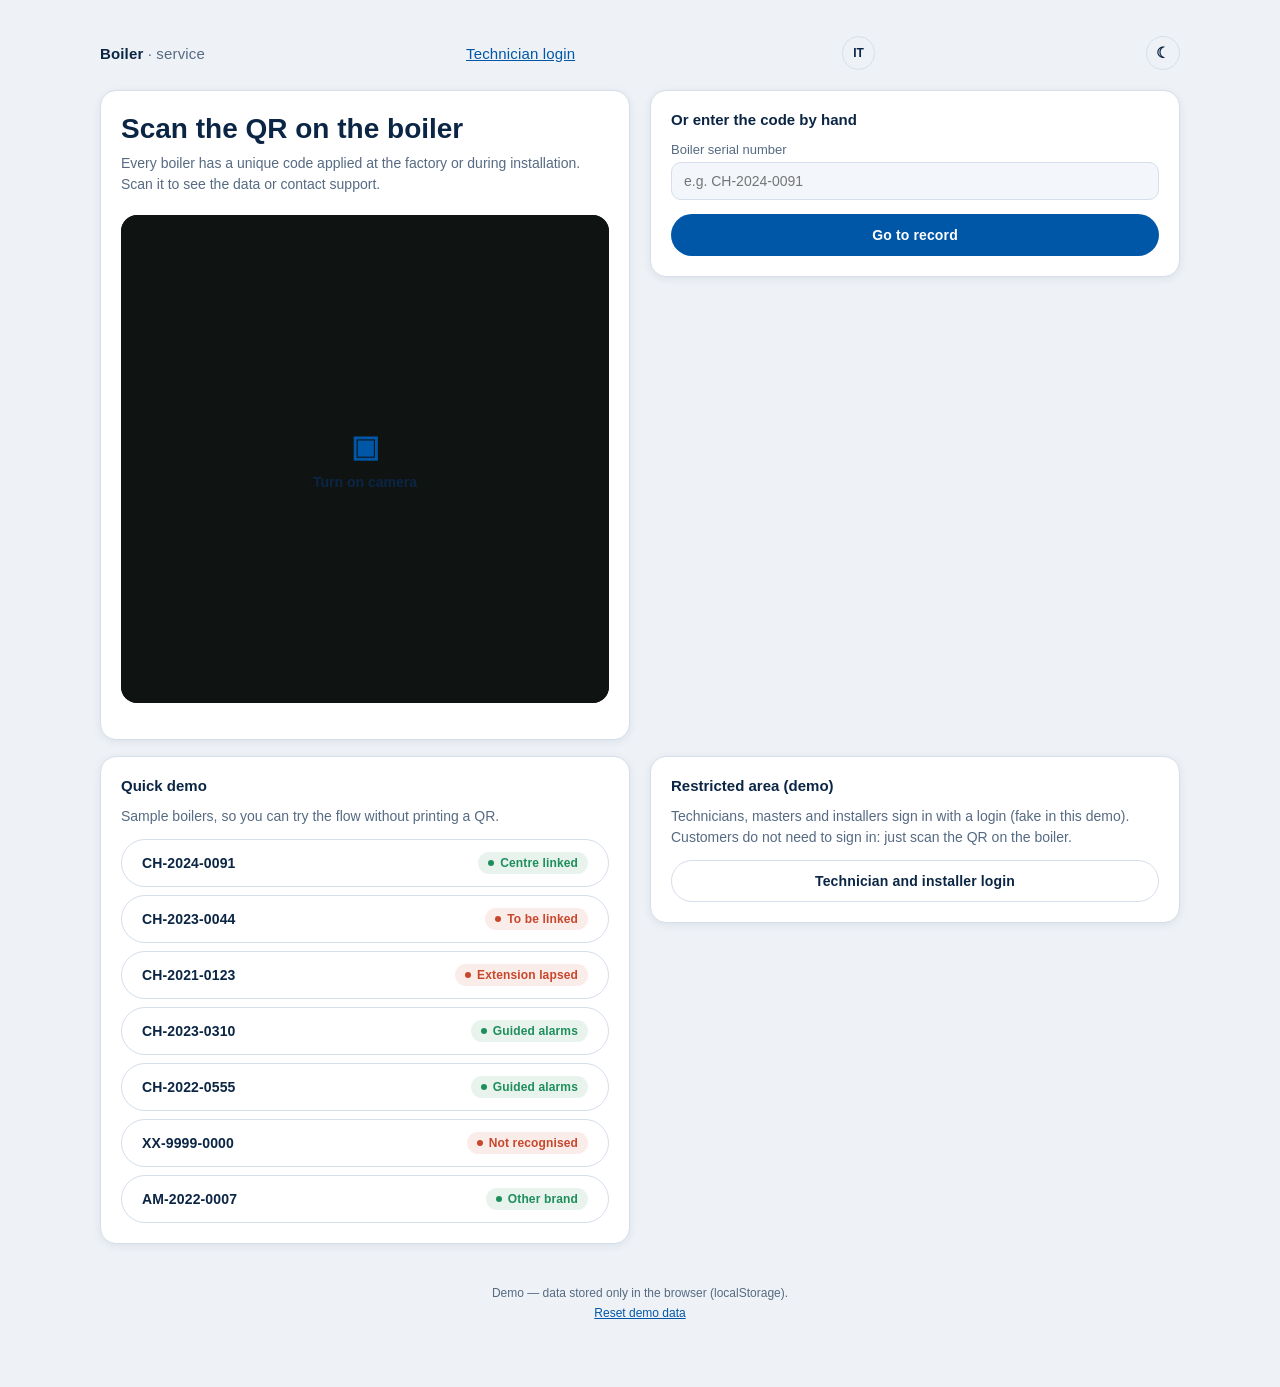
<file: index.html>
<!DOCTYPE html>
<html lang="it">
<head>
<meta charset="UTF-8">
<meta name="viewport" content="width=device-width, initial-scale=1">
<title>Scansiona la caldaia</title>
<link rel="stylesheet" href="style.css">
<script src="i18n.js"></script>
<script src="theme.js"></script>
</head>
<body>
<div class="wrap grid2">
  <header class="top">
    <div class="brand"><strong>Caldaia</strong> · assistenza</div>
    <span id="authBox" class="brand"></span>
  </header>

  <div class="card">
    <h1>Inquadra il QR sulla caldaia</h1>
    <p class="lede">Ogni caldaia ha un codice univoco applicato in fabbrica o all'installazione. Scansionalo per vedere i dati o contattare l'assistenza.</p>

    <div class="viewfinder">
      <div id="reader"></div>
      <div class="corner tl"></div>
      <div class="corner tr"></div>
      <div class="corner bl"></div>
      <div class="corner br"></div>
      <button class="scan-start" id="scanStartBtn">
        <span class="scan-start-icon">▣</span>
        Attiva fotocamera
      </button>
      <div class="status" id="scanStatus" style="display:none"></div>
    </div>

    <button class="btn btn-secondary btn-block" id="toggleCam" style="display:none">Disattiva fotocamera</button>
  </div>

  <div class="card">
    <h2>Oppure inserisci il codice a mano</h2>
    <label for="manualCode">Matricola caldaia</label>
    <input type="text" id="manualCode" placeholder="es. CH-2024-0091">
    <button class="btn btn-primary btn-block" style="margin-top:14px" id="goManual">Vai alla scheda</button>
  </div>

  <div class="card">
    <h2>Demo rapida</h2>
    <p class="lede" style="margin-bottom:12px">Due caldaie di esempio, per non dover stampare un QR mentre si prova il flusso.</p>
    <div class="demo-links">
      <a class="btn btn-secondary" href="caldaia.html?id=CH-2024-0091">
        <span>CH-2024-0091</span>
        <span class="chip ok">Centro collegato</span>
      </a>
      <a class="btn btn-secondary" href="caldaia.html?id=CH-2023-0044">
        <span>CH-2023-0044</span>
        <span class="chip warn">Da collegare</span>
      </a>
      <a class="btn btn-secondary" href="caldaia.html?id=CH-2021-0123">
        <span>CH-2021-0123</span>
        <span class="chip warn">Estensione decaduta</span>
      </a>
      <a class="btn btn-secondary" href="caldaia.html?id=CH-2023-0310">
        <span>CH-2023-0310</span>
        <span class="chip ok">Allarmi guidati</span>
      </a>
      <a class="btn btn-secondary" href="caldaia.html?id=CH-2022-0555">
        <span>CH-2022-0555</span>
        <span class="chip ok">Allarmi guidati</span>
      </a>
      <a class="btn btn-secondary" href="caldaia.html?id=XX-9999-0000">
        <span>XX-9999-0000</span>
        <span class="chip warn">Non riconosciuta</span>
      </a>
      <a class="btn btn-secondary" href="altro-marchio.html?id=AM-2022-0007">
        <span>AM-2022-0007</span>
        <span class="chip ok">Altro marchio</span>
      </a>
    </div>
  </div>

  <div class="card">
    <h2>Area riservata (demo)</h2>
    <p class="lede" style="margin-bottom:12px">Tecnici, master e installatori accedono con un login (finto in questa demo). I clienti non devono accedere: basta inquadrare il QR sulla caldaia.</p>
    <a class="btn btn-secondary btn-block" href="login.html">Accesso tecnici e installatori</a>
  </div>

  <footer class="note">
    Demo — dati salvati solo nel browser (localStorage).<br>
    <a href="#" id="resetLink">Ripristina dati demo</a>
  </footer>
</div>

<script src="vendor/html5-qrcode.min.js"></script>
<script src="app.js"></script>
<script>
  const statusEl = document.getElementById('scanStatus');
  const toggleBtn = document.getElementById('toggleCam');
  const startBtn = document.getElementById('scanStartBtn');
  let scanner = null;
  let camOn = false;

  function goToId(rawText) {
    let id = rawText.trim(), page = 'caldaia.html';
    try {
      const url = new URL(rawText);
      const paramId = url.searchParams.get('id');
      if (paramId) id = paramId;
      const last = url.pathname.split('/').pop();
      if (['caldaia.html', 'altro-marchio.html'].includes(last)) page = last;
    } catch (e) {
      // non era una URL, usiamo il testo così com'è
    }
    window.location.href = `${page}?id=${encodeURIComponent(id)}`;
  }

  function startScanner() {
    startBtn.style.display = 'none';
    statusEl.style.display = 'block';
    toggleBtn.style.display = 'block';
    statusEl.textContent = 'Avvio fotocamera…';
    scanner = new Html5Qrcode('reader');
    scanner.start(
      { facingMode: 'environment' },
      { fps: 10, qrbox: { width: 220, height: 220 } },
      (decodedText) => {
        statusEl.textContent = 'Codice letto, apro la scheda…';
        scanner.stop().then(() => goToId(decodedText)).catch(() => goToId(decodedText));
      },
      () => { /* scansione in corso, nessun match ancora: normale, non è un errore */ }
    ).then(() => { camOn = true; statusEl.textContent = 'In attesa di un codice…'; toggleBtn.textContent = 'Disattiva fotocamera'; })
     .catch(() => {
        statusEl.textContent = 'Fotocamera non disponibile — usa l\'inserimento manuale qui sotto.';
        toggleBtn.style.display = 'none';
        startBtn.style.display = 'flex';
     });
  }

  function stopScanner() {
    if (scanner && camOn) {
      scanner.stop().then(() => {
        camOn = false;
        toggleBtn.style.display = 'none';
        statusEl.style.display = 'none';
        startBtn.style.display = 'flex';
      });
    }
  }

  startBtn.addEventListener('click', startScanner);
  toggleBtn.addEventListener('click', () => {
    if (camOn) stopScanner();
  });

  document.getElementById('goManual').addEventListener('click', () => {
    const val = document.getElementById('manualCode').value;
    if (val.trim()) goToId(val);
  });

  renderAuthBox(document.getElementById('authBox'));
  document.getElementById('resetLink').addEventListener('click', (e) => {
    e.preventDefault();
    resetDb();
    alert('Dati demo ripristinati.');
  });
</script>
</body>
</html>
</file>
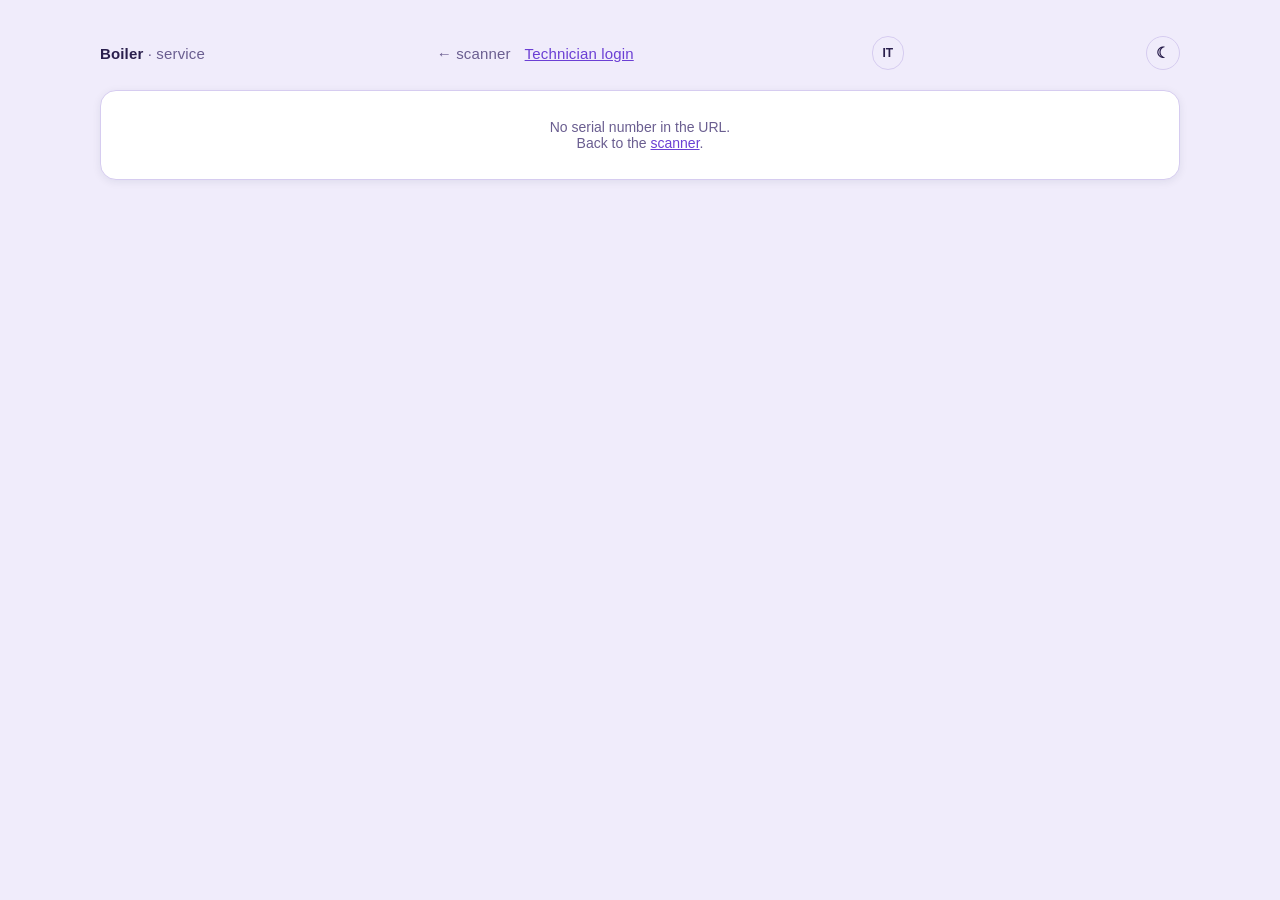
<file: altro-marchio.html>
<!DOCTYPE html>
<html lang="it">
<head>
<meta charset="UTF-8">
<meta name="viewport" content="width=device-width, initial-scale=1">
<title>Scheda caldaia</title>
<link rel="stylesheet" href="style.css">
<script src="i18n.js"></script>
<script src="theme.js"></script>
</head>
<body>
<div class="wrap">
  <header class="top">
    <div class="brand"><strong>Caldaia</strong> · assistenza</div>
    <div class="hdr-actions"><a class="brand" href="index.html" style="text-decoration:none">← scanner</a><span id="authBox" class="brand"></span></div>
  </header>

  <div id="content"></div>
</div>

<script>window.BRAND="altro";</script>
<script src="app.js"></script>
<script src="alarmi.js"></script>
<script src="caldaia.js"></script>
</body>
</html>
</file>
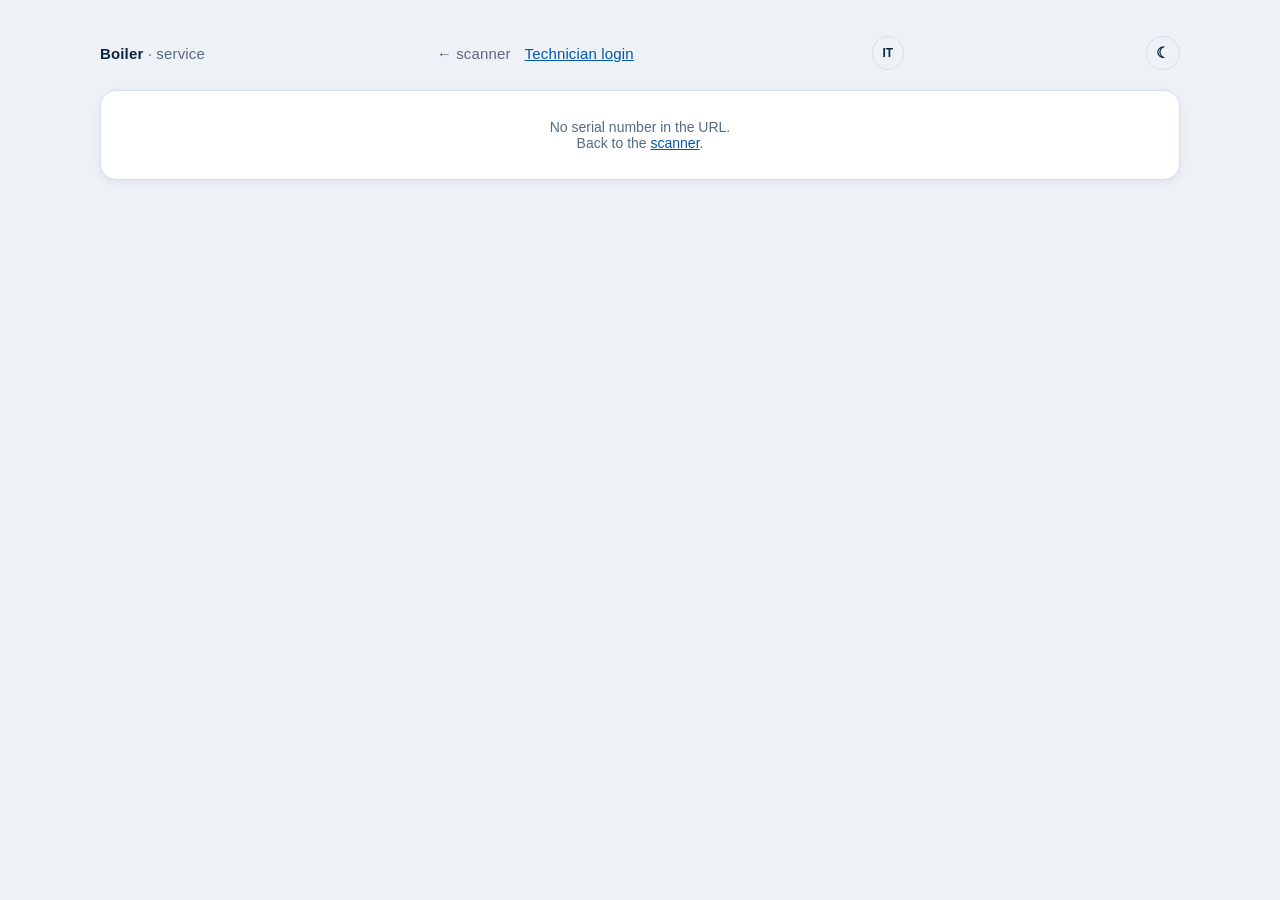
<file: caldaia.html>
<!DOCTYPE html>
<html lang="it">
<head>
<meta charset="UTF-8">
<meta name="viewport" content="width=device-width, initial-scale=1">
<title>Scheda caldaia</title>
<link rel="stylesheet" href="style.css">
<script src="i18n.js"></script>
<script src="theme.js"></script>
</head>
<body>
<div class="wrap">
  <header class="top">
    <div class="brand"><strong>Caldaia</strong> · assistenza</div>
    <div class="hdr-actions"><a class="brand" href="index.html" style="text-decoration:none">← scanner</a><span id="authBox" class="brand"></span></div>
  </header>

  <div id="content"></div>
</div>

<script src="app.js"></script>
<script src="alarmi.js"></script>
<script src="caldaia.js"></script>
</body>
</html>
</file>
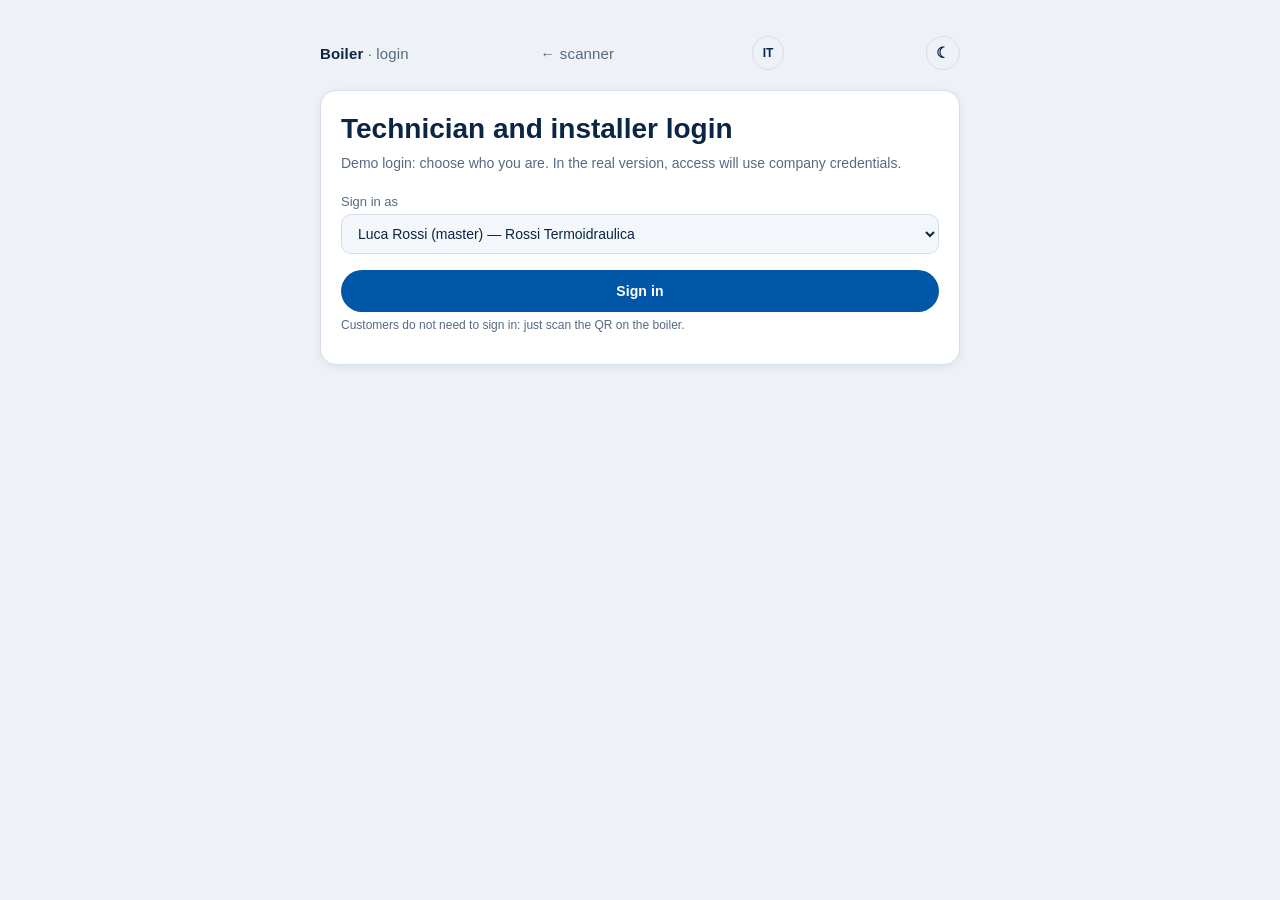
<file: configuratore.html>
<!DOCTYPE html>
<html lang="it">
<head>
<meta charset="UTF-8">
<meta name="viewport" content="width=device-width, initial-scale=1">
<title>Configuratore manutenzione</title>
<link rel="stylesheet" href="style.css">
<script src="i18n.js"></script>
<script src="theme.js"></script>
</head>
<body>
<div class="wrap">
  <header class="top">
    <div class="brand"><strong>Caldaia</strong> · area master</div>
    <div class="hdr-actions"><a class="brand" href="staff.html" style="text-decoration:none">← area tecnici</a><span id="authBox" class="brand"></span></div>
  </header>
  <div class="desk">
<div id="reqs"></div>
  <div id="estreq"></div>
  <div id="segn"></div>
  <div id="due"></div>
  <div id="stats"></div>
  <div id="main"></div>
  <div id="baxi"></div>
  <div id="inst"></div>
  <div id="team"></div>
  <div id="audit"></div>
  </div>
</div>
<script src="app.js"></script>
<script>
if (!currentStaff()) { location.replace('login.html?next=configuratore.html'); throw new Error('redirect'); }
renderAuthBox(document.getElementById('authBox'));
const who = { value: currentStaff().id }, main = document.getElementById('main'), team = document.getElementById('team'), reqs = document.getElementById('reqs'), inst = document.getElementById('inst'), segn = document.getElementById('segn'), estreq = document.getElementById('estreq'), stats = document.getElementById('stats'), baxi = document.getElementById('baxi'), audit = document.getElementById('audit'), due = document.getElementById('due');
const esc = s => String(s || '').replace(/&/g, '&amp;').replace(/</g, '&lt;').replace(/"/g, '&quot;');
let piani = [], centroId = null;

function load() {
  const t = getDb().tecnici.find(x => x.id === who.value);
  if (t.ruolo !== 'master') { team.innerHTML = reqs.innerHTML = due.innerHTML = inst.innerHTML = segn.innerHTML = estreq.innerHTML = stats.innerHTML = baxi.innerHTML = audit.innerHTML = ''; main.innerHTML = '<div class="card empty-state">Il configuratore è riservato ai master del centro.</div>'; return; }
  centroId = t.centro_id;
  piani = JSON.parse(JSON.stringify(getCentro(centroId).piani || []));
  draw(); drawTeam(); drawReqs(); drawDue(); drawSegn(); drawInst(); drawEstReq(); drawStats(); drawBaxi(); drawAudit();
}
function drawReqs() {
  const l = (getDb().richieste_avvio || []).filter(r => r.centro_id === centroId).reverse().sort((a, b) => ((b.da_installatore && b.stato === 'in attesa') ? 1 : 0) - ((a.da_installatore && a.stato === 'in attesa') ? 1 : 0)), cls = { 'in attesa': 'warn', accettata: 'ok', completata: 'ok', rifiutata: 'warn' };
  const nI = l.filter(r => r.da_installatore && r.stato === 'in attesa').length;
  reqs.innerHTML = `<div class="card"><h2>Richieste di primo avviamento</h2>${nI ? `<p style="margin:0 0 12px"><span class="chip warn">${nI} richieste da installatori in attesa</span></p>` : ''}` + (l.length ? l.map(r => `<div class="plan${r.da_installatore && r.stato === 'in attesa' ? ' hl' : ''}"><div class="data-row"><strong>${esc(r.nome)}</strong><span class="chip ${cls[r.stato]}">${r.stato}</span></div>${r.da_installatore ? `<div style="margin:0 0 8px"><span class="chip ok">Da installatore</span> <small>${esc(r.da_installatore.ragione)} — ${esc(r.da_installatore.referente)}</small></div>` : ''}<div class="count-hint" style="margin:0 0 8px">${esc(r.matricola)} · ${formatData(r.data)}<br>${esc(r.telefono)}${r.email ? ' · ' + esc(r.email) : ''}${r.indirizzo ? '<br>' + esc(r.indirizzo) : ''}${r.note ? '<br><em>' + esc(r.note) + '</em>' : ''}<br>Consenso marketing: ${r.marketing ? 'sì' : 'no'}</div>` + (r.stato === 'in attesa' ? `<div style="display:flex;gap:10px"><button class="btn btn-primary" style="flex:1" data-rq="accettata" data-id="${r.id}">Accetta</button><button class="btn btn-secondary" style="flex:1" data-rq="rifiutata" data-id="${r.id}">Rifiuta</button></div>` : '') + `</div>`).join('') : `<div class="empty-state" style="padding:12px 0">Nessuna richiesta.</div>`) + `</div>`;
}
function drawDue() {
  const rows = [];
  Object.values(getDb().caldaie).filter(c => c.centro_id === centroId).forEach(c => {
    const pm = prossimaManutenzione(c); if (pm) rows.push({ c, tipo: 'Manutenzione', s: statoScadenza(pm) });
    (c.estensioni || []).forEach(e => rows.push({ c, tipo: 'Estensione ' + (e.tipo === 'produttore' ? 'Baxi' : 'centro'), s: statoScadenza(e.fine) }));
  });
  const l = rows.filter(r => r.s.giorni <= 60).sort((a, b) => a.s.giorni - b.s.giorni);
  due.innerHTML = `<div class="card"><h2>Scadenze nei prossimi 60 giorni</h2>` + (l.length ? l.map(r => `<div class="intervento"><span><a href="${BRANDS[r.c.marchio || 'baxi'].page}?id=${encodeURIComponent(r.c.matricola)}">${esc(r.c.matricola)}</a> — ${r.tipo}${r.c.utente ? '<br><small>' + esc(r.c.utente.nome) + '</small>' : ''}</span><span class="chip ${r.s.cls}">${r.s.testo}</span></div>`).join('') : `<div class="empty-state" style="padding:12px 0">Nessuna scadenza imminente.</div>`) + `</div>`;
}
reqs.addEventListener('click', e => { const b = e.target.closest('[data-rq]'); if (b) { aggiornaRichiesta(b.dataset.id, b.dataset.rq); drawReqs(); drawStats(); drawAudit(); } });
let pendingBaxi = null;
function drawBaxi() {
  baxi.innerHTML = `<div class="card"><h2>Baxi consiglia</h2><p class="count-hint" style="margin-top:0">Proposte pensate da Baxi. Aggiungendole copi solo i parametri predefiniti (servizi, orari, urgenze, ricambi): il prezzo lo imposti tu e puoi modificarle liberamente.</p>` +
    BAXI_CONSIGLIA.map((b, i) => `<div class="plan"><strong>${esc(b.nome)}</strong><div class="count-hint" style="margin:2px 0 6px">${esc(b.descr)}</div><ul>${descrPiano(b).map(x => `<li>${x}</li>`).join('')}</ul>${getCentro(centroId).piani_pubblicati ? '<div class="count-hint">Riapri i piani per aggiungere proposte.</div>' : `<button class="btn btn-secondary btn-block" data-bx="${i}">Aggiungi alle mie proposte</button>`}</div>`).join('') +
    (pendingBaxi ? `<div class="alert warn"><strong>Hai già 3 proposte.</strong> Quale vuoi sostituire con "${esc(pendingBaxi.nome)}"?<div style="display:flex;gap:8px;flex-wrap:wrap;margin-top:8px">${piani.map((p, k) => `<button class="btn btn-secondary" data-bxrep="${k}">Proposta ${k + 1}: ${esc(p.nome)}</button>`).join('')}<button class="btn btn-secondary" data-bxrep="no">Annulla</button></div></div>` : '') + `<div class="count-hint" id="bxMsg"></div></div>`;
}
baxi.addEventListener('click', e => {
  const i = e.target.dataset.bx, k = e.target.dataset.bxrep;
  if (i !== undefined) {
    const b = BAXI_CONSIGLIA[i], nuovo = { id: 'p' + Date.now(), nome: b.nome, servizi: b.servizi.slice(), man: b.man, urg: b.urg, dom: b.dom, ricambi: b.ricambi, prezzo: null, origine: 'baxi' };
    if (piani.length < 3) { piani.push(nuovo); salvaPiani(centroId, piani); draw(); drawAudit(); drawBaxi(); document.getElementById('bxMsg').textContent = `La proposta "${b.nome}" è stata aggiunta alle tue proposte (imposta il prezzo e salva).`; }
    else { pendingBaxi = nuovo; drawBaxi(); }
  } else if (k !== undefined) {
    if (k === 'no') { pendingBaxi = null; drawBaxi(); return; }
    const nome = pendingBaxi.nome; piani[k] = pendingBaxi; salvaPiani(centroId, piani); draw(); drawAudit(); pendingBaxi = null; drawBaxi();
    document.getElementById('bxMsg').textContent = `La proposta ${+k + 1} è stata sostituita con "${nome}".`;
  }
});
function drawEstReq() {
  const rows = [];
  Object.values(getDb().caldaie).filter(c => c.centro_id === centroId).forEach(c => Object.entries(c.richieste_estensione || {}).forEach(([t, r]) => rows.push({ c, t, r })));
  estreq.innerHTML = `<div class="card"><h2>Estensioni da approvare</h2><p class="count-hint" style="margin-top:0">I contratti si firmano fuori dal portale: l'approvazione definitiva è del master. I tecnici possono solo pre-approvare.</p>` + (rows.length ? rows.map(({ c, t, r }) => `<div class="plan"><div class="data-row"><strong>${esc(c.matricola)}</strong><span class="chip ${r.stato === 'pre-approvata' ? 'ok' : 'warn'}">${r.stato}</span></div><div class="count-hint" style="margin:0 0 8px">${t === 'produttore' ? 'Estensione Baxi' : 'Estensione del centro'} · ${c.utente ? esc(c.utente.nome) : ''} · ${formatData(r.data)}${r.preDa ? '<br>Pre-approvata da ' + esc(r.preDa) : ''}</div><div style="display:flex;gap:10px"><button class="btn btn-primary" style="flex:1" data-ea="ok" data-m="${esc(c.matricola)}" data-t="${t}">Approva definitivamente</button><button class="btn btn-secondary" style="flex:1" data-ea="no" data-m="${esc(c.matricola)}" data-t="${t}">Rifiuta</button></div></div>`).join('') : `<div class="empty-state" style="padding:12px 0">Nessuna richiesta di estensione.</div>`) + `</div>`;
}
estreq.addEventListener('click', e => { const b = e.target.closest('[data-ea]'); if (!b) return; risolviEstensione(b.dataset.m, b.dataset.t, b.dataset.ea === 'ok'); drawEstReq(); drawDue(); drawStats(); drawAudit(); });
function drawStats() {
  const d = getDb(), bs = Object.values(d.caldaie).filter(c => c.centro_id === centroId && c.stato !== 'rottamata');
  const seg = bs.flatMap(c => c.segnalazioni || []), auto = seg.filter(s => s.stato === 'risolta autonomamente').length, cod = {};
  seg.forEach(s => { cod[s.codice] = (cod[s.codice] || 0) + 1; });
  const top = Object.entries(cod).sort((a, b) => b[1] - a[1]).slice(0, 5), max = top.length ? top[0][1] : 1, sem = { ok: 0, warn: 0, bad: 0 };
  bs.forEach(c => { const s = coperturaRicambi(c); if (sem[s.cls] !== undefined) sem[s.cls]++; });
  const ritardo = bs.filter(c => { const pm = prossimaManutenzione(c); return pm && giorniA(pm) < 0; }).length;
  const rq = (d.richieste_avvio || []).filter(r => r.centro_id === centroId), acc = rq.filter(r => r.stato === 'accettata' || r.stato === 'completata').length;
  const bar = (l, v, m, cls) => `<div class="bar-row"><span>${l}</span><div class="bar"><i class="${cls || ''}" style="width:${m ? Math.round(v / m * 100) : 0}%"></i></div><b>${v}</b></div>`;
  stats.innerHTML = `<div class="card"><h2>Statistiche</h2><div class="stat-grid"><div><b>${seg.length ? Math.round(auto / seg.length * 100) : 0}%</b><span>guasti risolti in autonomia (${auto} su ${seg.length})</span></div><div><b>${bs.length}</b><span>caldaie in gestione</span></div><div><b>${ritardo}</b><span>manutenzioni in ritardo</span></div><div><b>${rq.length ? Math.round(acc / rq.length * 100) : 0}%</b><span>richieste di avviamento accettate (${acc} su ${rq.length})</span></div></div><h3>Codici errore più frequenti</h3>` + (top.length ? top.map(([k, v]) => bar(esc(k), v, max)).join('') : '<p class="count-hint">Nessuna segnalazione.</p>') + `<h3>Copertura ricambi delle caldaie</h3>` + bar('Gratuiti', sem.ok, bs.length, 'ok') + bar('A rischio', sem.warn, bs.length, 'warn') + bar('A pagamento', sem.bad, bs.length, 'bad') + `</div>`;
}
function drawAudit() {
  const l = (getDb().audit || []).filter(a => a.centro_id === centroId).slice(-40).reverse();
  audit.innerHTML = `<div class="card"><h2>Storico modifiche</h2><p class="count-hint" style="margin-top:0">Visibile solo ai master.</p>` + (l.length ? l.map(a => `<div class="intervento"><span><strong>${esc(a.azione)}</strong>${a.dettaglio ? '<br><small>' + esc(a.dettaglio) + '</small>' : ''}${a.matricola ? '<br><small>' + esc(a.matricola) + '</small>' : ''}<br><small>${esc(a.chi)}</small></span><span class="data">${new Date(a.t).toLocaleString(window.LANG === 'en' ? 'en-GB' : 'it-IT', { day: '2-digit', month: '2-digit', hour: '2-digit', minute: '2-digit' })}</span></div>`).join('') : `<div class="empty-state" style="padding:12px 0">Nessuna modifica registrata.</div>`) + `</div>`;
}
function drawSegn() {
  const rows = [];
  Object.values(getDb().caldaie).filter(c => c.centro_id === centroId).forEach(c => (c.segnalazioni || []).forEach((g, i) => { if (g.stato !== 'risolta autonomamente') rows.push({ c, g, i }); }));
  rows.sort((a, b) => (b.g.data || '').localeCompare(a.g.data || ''));
  const cls = { 'inviata al centro': 'warn', 'in carico': 'warn', 'chiusa': 'ok' };
  segn.innerHTML = `<div class="card"><h2>Segnalazioni guasto</h2>` + (rows.length ? rows.map(({ c, g, i }) => `<div class="plan"><div class="data-row"><span><a href="${BRANDS[c.marchio || 'baxi'].page}?id=${encodeURIComponent(c.matricola)}">${esc(c.matricola)}</a> — ${esc(g.codice || '—')}</span><span class="chip ${cls[g.stato] || 'warn'}">${esc(g.stato)}</span></div><div class="count-hint" style="margin:0 0 8px">${formatData(g.data)}${g.descrizione ? '<br>' + esc(g.descrizione) : ''}${g.nome ? '<br>' + esc(g.nome) + ' · ' + esc(g.email || '') : ''}${g.contatto ? '<br>Tel. ' + esc(g.contatto) : ''}${g.diverso ? '<br><span class="mail-warn">Richiedente diverso dal proprietario</span>' : ''}</div>` + (g.stato === 'inviata al centro' ? `<button class="btn btn-primary btn-block" data-sg="in carico" data-m="${esc(c.matricola)}" data-ix="${i}">Prendi in carico</button>` : g.stato === 'in carico' ? `<button class="btn btn-secondary btn-block" data-sg="chiusa" data-m="${esc(c.matricola)}" data-ix="${i}">Chiudi segnalazione</button>` : '') + `</div>`).join('') : `<div class="empty-state" style="padding:12px 0">Nessuna segnalazione.</div>`) + `</div>`;
}
segn.addEventListener('click', e => { const b = e.target.closest('[data-sg]'); if (!b) return; aggiornaSegnalazione(b.dataset.m, +b.dataset.ix, b.dataset.sg); drawSegn(); drawStats(); drawAudit(); });
function drawInst() {
  const l = installatoriDelCentro(centroId);
  inst.innerHTML = `<div class="card"><h2>I tuoi installatori</h2>` + (l.length ? l.map(i => `<div class="data-row"><span>${esc(i.ragione)}<br><small>${esc(i.referente)} · ${esc(i.telefono)}</small></span><span class="v">${esc(i.piva)}</span></div>`).join('') : '<p class="count-hint">Nessun installatore.</p>') +
    `<h3>Aggiungi un installatore</h3><label for="nsRag">Ragione sociale</label><input type="text" id="nsRag"><div class="field-row"><div><label for="nsRef">Referente</label><input type="text" id="nsRef"></div><div><label for="nsPiva">Partita IVA</label><input type="text" id="nsPiva"></div></div><div class="field-row"><div><label for="nsTel">Telefono</label><input type="text" id="nsTel"></div><div><label for="nsMail">Email</label><input type="text" id="nsMail"></div></div><button class="btn btn-secondary btn-block" id="addInst" style="margin-top:12px">Aggiungi installatore</button><div class="count-hint">Potrai sceglierlo nella prima accensione e nella rottamazione.</div></div>`;
}
inst.addEventListener('click', e => {
  if (e.target.id !== 'addInst') return; const g = id => document.getElementById(id).value.trim();
  if (!g('nsRag') || !g('nsRef') || !g('nsPiva') || !g('nsTel')) { alert('Compila ragione sociale, referente, partita IVA e telefono.'); return; }
  aggiungiInstallatore(centroId, { ragione: g('nsRag'), referente: g('nsRef'), piva: g('nsPiva'), telefono: g('nsTel'), email: g('nsMail') }); drawInst(); drawAudit();
});
function drawTeam() {
  const d = getDb(), me = who.value, mem = d.tecnici.filter(t => t.centro_id === centroId);
  team.innerHTML = `<div class="card"><h2>Team del centro</h2>` + mem.map(t => `<div class="data-row" style="align-items:center"><span>${t.nome}${t.id === me ? ' (tu)' : ''}</span><span style="display:flex;gap:6px"><select data-role="${t.id}" style="width:auto" ${t.id === me ? 'disabled' : ''}><option ${t.ruolo === 'tecnico' ? 'selected' : ''}>tecnico</option><option ${t.ruolo === 'master' ? 'selected' : ''}>master</option></select><button class="btn btn-secondary" data-rm="${t.id}" ${t.id === me ? 'disabled' : ''}>Rimuovi</button></span></div>`).join('') +
    `<label>Nuovo membro</label><div class="field-row"><div><input type="text" id="newName" placeholder="Nome e cognome"></div><div><select id="newRole"><option>tecnico</option><option>master</option></select></div></div><button class="btn btn-primary btn-block" id="addTech" style="margin-top:12px">Aggiungi al team</button><div class="count-hint">Non puoi modificare o rimuovere te stesso.</div></div>`;
}
function draw() {
  const cen = getCentro(centroId), pub = cen.piani_pubblicati === true;
  const head = `<div class="card"><h1>Piani di manutenzione</h1><p class="lede" style="margin:0">${cen.nome} — fino a 3 configurazioni, visibili agli utenti senza piano.</p><p style="margin:10px 0 0">${pub ? '<span class="chip ok">Pubblicati e bloccati</span>' : '<span class="chip warn">Bozza: non visibile ai clienti</span>'}</p></div>`;
  if (pub) {
    main.innerHTML = head + piani.map(p => `<div class="card"><h2>${esc(p.nome)}</h2><p class="count-hint" style="margin-top:0">${cen.mostra_prezzi === false ? 'Prezzo nascosto ai clienti (su richiesta)' : (p.prezzo ? '€ ' + p.prezzo + '/anno' : 'Prezzo su richiesta')}</p><ul class="plain">${descrPiano(p).map(x => `<li>${x}</li>`).join('')}${p.servizi.map(x => `<li>${x}</li>`).join('')}</ul></div>`).join('') + '<button class="btn btn-secondary btn-block" id="unpub">Riapri per modifiche</button><div class="count-hint" id="msg"></div>';
    return;
  }
  main.innerHTML = head +
    piani.map((p, i) => `<div class="card" data-i="${i}"><label>Nome piano</label><input type="text" data-f="nome" value="${p.nome}">
      <label>Servizi inclusi</label><div class="svc-grid">${SERVIZI.map(s => `<label><input type="checkbox" data-f="srv" value="${s}" ${p.servizi.includes(s) ? 'checked' : ''}>${s}</label>`).join('')}</div>
      <label>Manutenzione ordinaria</label><select data-f="man"><option value="ufficio" ${p.man !== 'libera' ? 'selected' : ''}>In orari d'ufficio</option><option value="libera" ${p.man === 'libera' ? 'selected' : ''}>All'orario scelto dal cliente</option></select>
      <label>Urgenze (senza acqua calda / riscaldamento)</label><select data-f="urg"><option value="giorno" ${p.urg === 'giorno' ? 'selected' : ''}>Intervento in giornata</option><option value="48h" ${p.urg !== 'giorno' ? 'selected' : ''}>Entro 48 ore</option></select>
      <div class="field-row"><div><label>Anche di domenica (inverno)</label><select data-f="dom"><option value="no" ${!p.dom ? 'selected' : ''}>No</option><option value="si" ${p.dom ? 'selected' : ''}>Sì</option></select></div>
      <div><label>Ricambi gratis dopo garanzia</label><select data-f="ricambi"><option value="no" ${!p.ricambi ? 'selected' : ''}>No</option><option value="si" ${p.ricambi ? 'selected' : ''}>Sì</option></select></div></div>
      <label>Prezzo €/anno (vuoto = su richiesta)</label><input type="text" data-f="prezzo" value="${p.prezzo || ''}">
      <button class="btn btn-secondary btn-block" data-del="${i}" style="margin-top:14px">Elimina</button></div>`).join('') +
    (piani.length < 3 ? '<button class="btn btn-secondary btn-block" id="add">+ Aggiungi configurazione</button>' : '') +
    `<div class="card"><div class="svc-grid"><label><input type="checkbox" id="prezziToggle" ${cen.mostra_prezzi !== false ? 'checked' : ''}><span>Mostra i prezzi ai clienti (piani ed estensioni). Se disattivato il cliente vede "su richiesta".</span></label></div></div>` +
    '<button class="btn btn-secondary btn-block" id="save" style="margin-top:10px">Salva bozza</button><button class="btn btn-primary btn-block" id="pub" style="margin-top:10px">Pubblica piani</button><div class="count-hint" id="msg"></div>';
}
main.addEventListener('input', e => {
  const c = e.target.closest('[data-i]'); if (!c) return; const p = piani[c.dataset.i], f = e.target.dataset.f;
  if (f === 'srv') p.servizi = [...c.querySelectorAll('[data-f=srv]:checked')].map(x => x.value);
  else if (f === 'prezzo') p.prezzo = parseInt(e.target.value, 10) || null;
  else if (f === 'dom' || f === 'ricambi') p[f] = e.target.value === 'si';
  else if (f) p[f] = e.target.value;
});
main.addEventListener('change', e => { if (e.target.id !== 'prezziToggle') return; const d = getDb(); d.centri.find(c => c.id === centroId).mostra_prezzi = e.target.checked; saveDb(d); logAudit(centroId, e.target.checked ? 'Prezzi mostrati ai clienti' : 'Prezzi nascosti ai clienti ("su richiesta")'); drawAudit(); });
main.addEventListener('click', e => {
  const t = e.target;
  if (t.dataset.del !== undefined) { piani.splice(t.dataset.del, 1); draw(); }
  else if (t.id === 'add') { piani.push({ id: 'p' + Date.now(), nome: 'Nuovo piano', servizi: [SERVIZI[0]], man: 'ufficio', urg: '48h', dom: false, ricambi: false, prezzo: null }); draw(); }
  else if (t.id === 'pub') {
    if (!piani.length) { alert('Aggiungi almeno un piano prima di pubblicare.'); return; }
    if (!confirm('Dopo la pubblicazione i piani sono visibili ai clienti e bloccati: per modificarli dovrai riaprirli. Pubblicare?')) return;
    salvaPiani(centroId, piani); pubblicaPiani(centroId, true); draw(); drawBaxi(); drawAudit();
  }
  else if (t.id === 'unpub') {
    if (!confirm('Riaprendo i piani i clienti non li vedranno finché non li pubblichi di nuovo. Continuare?')) return;
    pubblicaPiani(centroId, false); draw(); drawBaxi(); drawAudit();
  }
  else if (t.id === 'save') { salvaPiani(centroId, piani); drawAudit(); document.getElementById('msg').textContent = 'Bozza salvata. Per renderla visibile ai clienti, pubblica i piani.'; }
});
function mutaTeam(fn, az) { const d = getDb(); fn(d); saveDb(d); drawTeam(); logAudit(centroId, az || 'Team aggiornato'); drawAudit(); }
team.addEventListener('change', e => { const id = e.target.dataset.role; if (id) mutaTeam(d => { d.tecnici.find(t => t.id === id).ruolo = e.target.value; }, 'Ruolo modificato'); });
team.addEventListener('click', e => {
  const rm = e.target.dataset.rm;
  if (rm && confirm('Rimuovere questo membro dal team?')) mutaTeam(d => { d.tecnici = d.tecnici.filter(t => t.id !== rm); }, 'Membro rimosso dal team');
  else if (e.target.id === 'addTech') {
    const nome = document.getElementById('newName').value.trim(); if (!nome) { alert('Inserisci il nome.'); return; }
    const ruolo = document.getElementById('newRole').value;
    mutaTeam(d => d.tecnici.push({ id: 't' + Date.now(), nome, centro_id: centroId, ruolo }), 'Membro aggiunto al team');
  }
});
load();
</script>
</body>
</html>
</file>
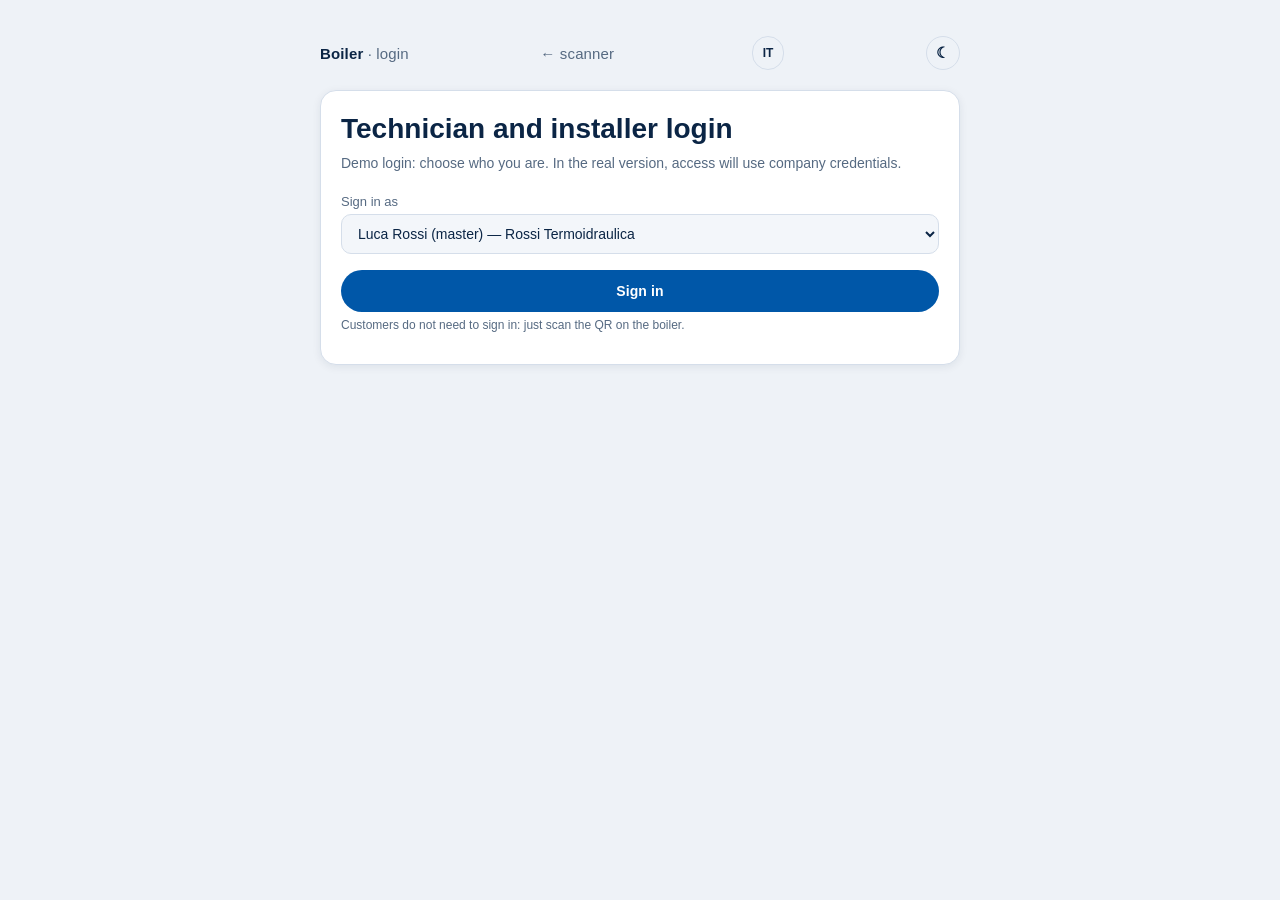
<file: etichette.html>
<!DOCTYPE html>
<html lang="it">
<head>
<meta charset="UTF-8">
<meta name="viewport" content="width=device-width, initial-scale=1">
<title>Genera etichette QR</title>
<link rel="stylesheet" href="style.css">
<script src="i18n.js"></script>
<script src="theme.js"></script>
</head>
<body>
<div class="wrap narrow">
  <header class="top">
    <div class="brand"><strong>Caldaia</strong> · assistenza</div>
    <div class="hdr-actions"><a class="brand" href="staff.html" style="text-decoration:none">← area tecnici</a><span id="authBox" class="brand"></span></div>
  </header>

  <div class="card">
    <h1>Etichette QR per caldaie</h1>
    <p class="lede">Per caldaie vecchie senza QR di fabbrica: incolla le matricole (una per riga), genera un PDF con 9 codici per foglio, stampalo su etichette adesive e applicale.</p>

    <label for="matricoleInput">Matricole</label>
    <textarea id="matricoleInput" placeholder="CH-2019-0012&#10;CH-2019-0013&#10;CH-2020-0301&#10;…"></textarea>
    <div class="count-hint" id="countHint">0 matricole — 0 fogli</div>
    <div class="svc-grid" style="margin-top:10px"><label><input type="checkbox" id="escludiEsist" checked><span>Escludi le matricole già presenti nel sistema</span></label></div>
    <label for="csvFile">Oppure importa da file CSV / TXT (prima colonna)</label><input type="file" id="csvFile" accept=".csv,.txt,text/csv,text/plain">
    <div id="qc"></div>

    <label for="brandSel">Marchio</label>
    <select id="brandSel"><option value="baxi">Baxi (landing standard)</option><option value="altro">Altro marchio (landing multimarca)</option></select>

    <label for="baseUrlInput">URL base scheda caldaia</label>
    <input type="text" id="baseUrlInput">
    <div class="count-hint">Il QR conterrà questo indirizzo + <code>?id=matricola</code>. Cambialo se pubblichi su un dominio diverso da questo.</div>

    <button class="btn btn-primary btn-block" id="generaBtn" style="margin-top:16px">Genera PDF</button>
    <a class="btn btn-primary btn-block" id="downloadLink" style="display:none; margin-top:10px" download="caldaie-etichette.pdf" target="_blank">Scarica il PDF</a>
    <div class="count-hint" id="genError" style="display:none; color:var(--warn)"></div>
  </div>

  <div class="card" id="previewCard" style="display:none">
    <h2>Anteprima (primi 9)</h2>
    <div class="label-preview-grid" id="previewGrid"></div>
  </div>

  <footer class="note">
    3×3 codici per foglio A4, pensato per fogli etichette adesive standard.<br>
    Livello di correzione errori alto: restano leggibili anche se l'etichetta si sporca o si graffia.
  </footer>
</div>

<script src="app.js"></script>
<script src="vendor/qrcode.js"></script>
<script src="vendor/jspdf.umd.min.js"></script>
<script>
  if (!currentStaff()) { location.replace('login.html?next=etichette.html'); throw new Error('redirect'); }
  renderAuthBox(document.getElementById('authBox'));
  const baseUrlInput = document.getElementById('baseUrlInput');
  // auto-rileva l'indirizzo di questa stessa installazione
  baseUrlInput.value = window.location.href.replace(/etichette\.html.*$/, 'caldaia.html');

  const textarea = document.getElementById('matricoleInput');
  const countHint = document.getElementById('countHint');

  const esc = s => String(s || '').replace(/&/g, '&amp;').replace(/</g, '&lt;').replace(/"/g, '&quot;');
  const REGEX = /^[A-Z0-9][A-Z0-9_\-\/.]{5,29}$/;
  function analizza() {
    const righe = textarea.value.split(/[\n;,]+/).map(s => s.trim()).filter(Boolean), db = getDb();
    const escl = document.getElementById('escludiEsist').checked, brand = document.getElementById('brandSel').value;
    const visti = new Set(), valide = [], dup = [], inv = [], esist = [];
    righe.forEach(r => {
      const m = r.toUpperCase();
      if (!REGEX.test(m)) { inv.push(r); return; }
      if (visti.has(m)) { dup.push(m); return; } visti.add(m);
      const e = db.caldaie[m];
      if (e) { esist.push({ m, nota: e.stato === 'rottamata' ? 'rottamata' : e.centro_id ? 'già collegata a un centro' : 'già censita', marchio: (e.marchio || 'baxi') !== brand }); if (escl) return; }
      valide.push(m);
    });
    return { valide, dup, inv, esist };
  }
  function parseMatricole() { return analizza().valide; }
  function updateHint() {
    const a = analizza(), fogli = Math.ceil(a.valide.length / 9) || 0, li = arr => arr.slice(0, 8).join(', ') + (arr.length > 8 ? '…' : '');
    countHint.textContent = `${a.valide.length} etichette da generare — ${fogli} fogli`;
    document.getElementById('qc').innerHTML =
      (a.dup.length ? `<div class="alert warn"><strong>${a.dup.length} duplicati</strong> ignorati: ${esc(li(a.dup))}</div>` : '') +
      (a.inv.length ? `<div class="alert bad"><strong>${a.inv.length} con formato non valido</strong> (da 6 a 30 caratteri: lettere, numeri, - _ / .): ${esc(li(a.inv))}</div>` : '') +
      (a.esist.length ? `<div class="alert warn"><strong>${a.esist.length} già presenti nel sistema</strong>: ${esc(li(a.esist.map(x => x.m + ' (' + x.nota + (x.marchio ? ', marchio diverso' : '') + ')')))}</div>` : '');
  }
  textarea.addEventListener('input', updateHint);
  document.getElementById('escludiEsist').addEventListener('change', updateHint);
  document.getElementById('brandSel').addEventListener('change', updateHint);
  document.getElementById('csvFile').addEventListener('change', async e => {
    const f = e.target.files[0]; if (!f) return;
    let righe = (await f.text()).split(/\r?\n/).map(r => r.split(/[;,\t]/)[0].trim()).filter(Boolean);
    if (righe.length && ['matricola', 'matricole', 'serial', 'seriale'].includes(righe[0].toLowerCase())) righe = righe.slice(1);
    textarea.value = (textarea.value.trim() ? textarea.value.trim() + '\n' : '') + righe.join('\n'); e.target.value = ''; updateHint();
  });
  updateHint();

  async function qrDataUrl(text) {
    return QRCode.toDataURL(text, {
      errorCorrectionLevel: 'H',
      margin: 1,
      width: 300
    });
  }

  document.getElementById('generaBtn').addEventListener('click', async () => {
    const list = parseMatricole();
    if (!list.length) { alert('Inserisci almeno una matricola.'); return; }

    const btn = document.getElementById('generaBtn');
    const downloadLink = document.getElementById('downloadLink');
    const errorEl = document.getElementById('genError');
    downloadLink.style.display = 'none';
    errorEl.style.display = 'none'; errorEl.style.color = 'var(--warn)';
    btn.textContent = 'Genero…';
    btn.disabled = true;

    try {
      if (typeof QRCode === 'undefined') throw new Error('vendor/qrcode.js non trovato — assicurati che la cartella "vendor" sia stata caricata insieme alle pagine HTML.');
      if (!window.jspdf) throw new Error('vendor/jspdf.umd.min.js non trovato — assicurati che la cartella "vendor" sia stata caricata insieme alle pagine HTML.');

      const brand = document.getElementById('brandSel').value;
      const baseUrl = baseUrlInput.value.trim().replace(/\?.*$/, '').replace(/[^\/]*$/, BRANDS[brand].page);
      const items = await Promise.all(list.map(async m => ({
        matricola: m,
        dataUrl: await qrDataUrl(`${baseUrl}?id=${encodeURIComponent(m)}`)
      })));

      // --- anteprima ---
      const previewGrid = document.getElementById('previewGrid');
      previewGrid.innerHTML = items.slice(0, 9).map(it => `
        <div class="cell">
          <img src="${it.dataUrl}" alt="QR ${it.matricola}">
          <span class="lbl">${it.matricola}</span>
        </div>
      `).join('');
      document.getElementById('previewCard').style.display = 'block';

      // --- PDF: A4, griglia 3x3, tanti fogli quanti servono ---
      const { jsPDF } = window.jspdf;
      const doc = new jsPDF({ unit: 'mm', format: 'a4' });
      const pageW = 210, pageH = 297;
      const margin = 12;
      const cols = 3, rows = 3;
      const perPage = cols * rows;
      const gap = 4;
      const cellW = (pageW - margin * 2 - gap * (cols - 1)) / cols;
      const cellH = (pageH - margin * 2 - gap * (rows - 1)) / rows;
      const qrSize = Math.min(cellW, cellH) - 10;

      items.forEach((it, i) => {
        const posInPage = i % perPage;
        if (i > 0 && posInPage === 0) doc.addPage();
        const col = posInPage % cols;
        const row = Math.floor(posInPage / cols);
        const x = margin + col * (cellW + gap);
        const y = margin + row * (cellH + gap);

        doc.setDrawColor(180);
        doc.setLineDash([1, 1], 0);
        doc.rect(x, y, cellW, cellH);

        const qrX = x + (cellW - qrSize) / 2;
        doc.addImage(it.dataUrl, 'PNG', qrX, y + 4, qrSize, qrSize);
        doc.setFont('courier', 'normal');
        doc.setFontSize(9);
        doc.text(it.matricola, x + cellW / 2, y + qrSize + 10, { align: 'center' });
        if (brand !== 'baxi') { doc.setFontSize(7); doc.text(tr(BRANDS[brand].nome), x + cellW / 2, y + qrSize + 14, { align: 'center' }); }
      });

      // Non chiamiamo doc.save() direttamente: dopo un'attesa asincrona molti
      // browser bloccano il download automatico. Mostriamo invece un link che
      // l'utente clicca — quello scarica sempre, senza eccezioni.
      const blob = doc.output('blob');
      const url = URL.createObjectURL(blob);
      const nPagine = Math.ceil(items.length / perPage);
      downloadLink.href = url;
      downloadLink.textContent = `Scarica il PDF (${items.length} etichette, ${nPagine} fogli)`;
      downloadLink.style.display = 'block';
      const nuove = registraMatricole(list, brand);
      errorEl.style.color = 'var(--text-dim)'; errorEl.textContent = `${nuove} matricole nuove censite nel sistema (demo: solo in questo browser).`; errorEl.style.display = 'block';
    } catch (err) {
      console.error(err);
      errorEl.textContent = 'Generazione PDF non riuscita: ' + err.message;
      errorEl.style.display = 'block';
    } finally {
      btn.textContent = 'Genera PDF';
      btn.disabled = false;
    }
  });
</script>
</body>
</html>
</file>
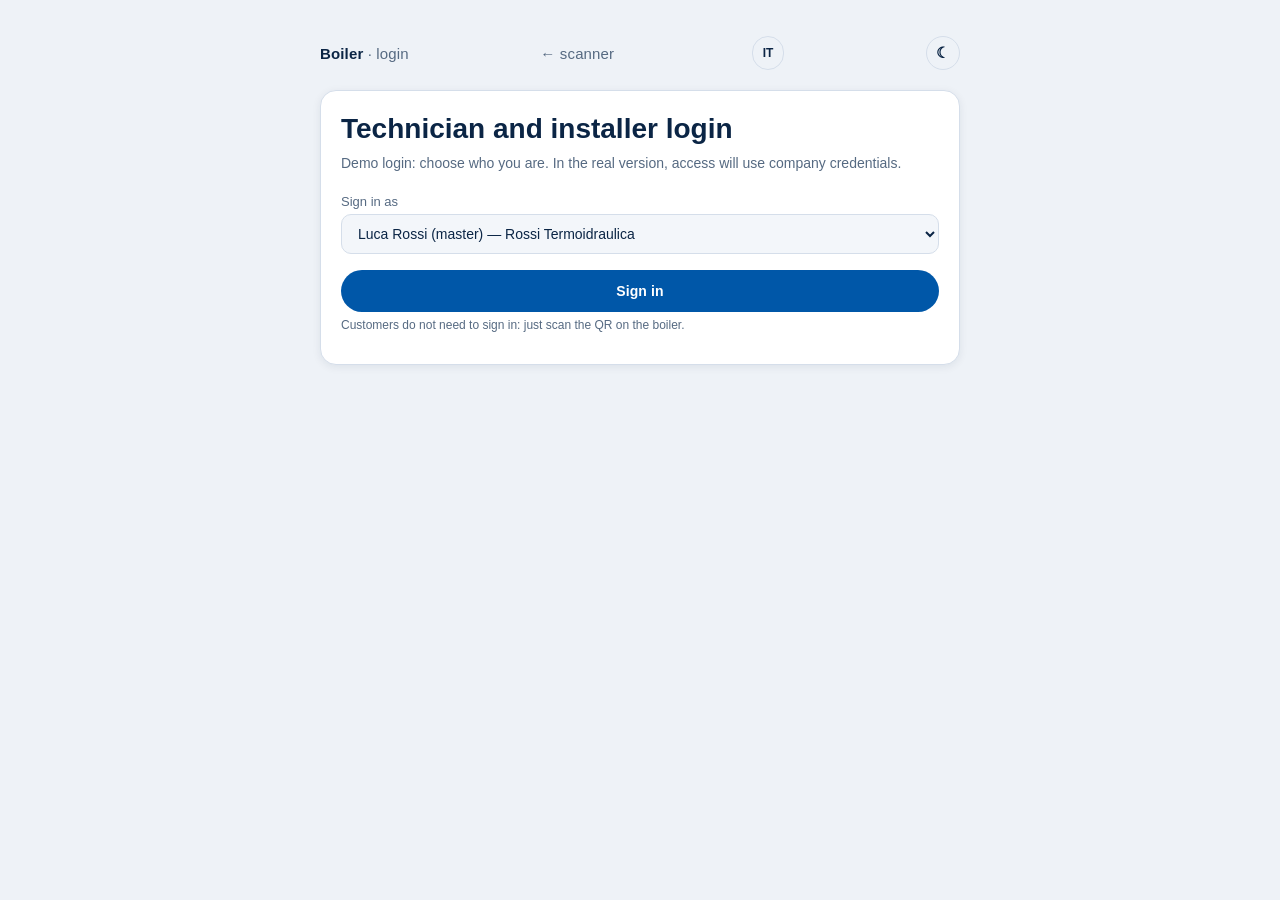
<file: installatore.html>
<!DOCTYPE html>
<html lang="it">
<head>
<meta charset="UTF-8">
<meta name="viewport" content="width=device-width, initial-scale=1">
<title>Area installatore</title>
<link rel="stylesheet" href="style.css">
<script src="i18n.js"></script>
<script src="theme.js"></script>
</head>
<body>
<div class="wrap">
  <header class="top">
    <div class="brand"><strong>Caldaia</strong> · area installatore</div>
    <div class="hdr-actions"><a class="brand" href="index.html" style="text-decoration:none">← scanner</a><span id="authBox" class="brand"></span></div>
  </header>
  <div class="desk" id="out"></div>
</div>
<script src="app.js"></script>
<script>
const me = currentInstaller();
if (!me) { location.replace('login.html?next=installatore.html'); throw new Error('redirect'); }
renderAuthBox(document.getElementById('authBox'));
const esc = escHtml, out = document.getElementById('out');
const LIV = [['Bronzo', 0], ['Argento', 1000], ['Oro', 1500], ['Platino', 2500]];

function draw() {
  const db = getDb(), i = db.installatori.find(x => x.id === me.id) || me;
  const mie = Object.values(db.caldaie).filter(c => c.prima_accensione && c.prima_accensione.installatore && c.prima_accensione.installatore.piva === i.piva).sort((a, b) => (b.data_avviamento || '').localeCompare(a.data_avviamento || ''));
  const pt = i.punti || { totale: 0, anno: 0, movimenti: [] };
  let k = 0; LIV.forEach((l, n) => { if (pt.totale >= l[1]) k = n; });
  const next = LIV[k + 1], perc = next ? Math.round((pt.totale - LIV[k][1]) / (next[1] - LIV[k][1]) * 100) : 100;
  out.innerHTML =
    `<div class="card"><h1>${esc(i.referente)}</h1><p class="lede" style="margin:0">${esc(i.ragione)}</p><p class="count-hint">I dati dell'installatore vengono presi in automatico quando un centro assistenza fa la prima accensione di una caldaia da lui installata.</p></div>` +
    `<div class="card"><h2>Luna Team</h2><p class="count-hint" style="margin:0">I tuoi punti</p><div class="points">${pt.totale} punti</div><span class="chip ok">Livello ${LIV[k][0]}</span>` +
      `<div class="bar" style="margin:12px 0 6px"><i style="width:${perc}%"></i></div><div class="count-hint" style="margin:0 0 4px">${next ? `Mancano ${next[1] - pt.totale} punti al livello ${next[0]}` : 'Livello massimo raggiunto'}</div><div class="count-hint" style="margin:0">${pt.anno} punti quest'anno</div>` +
      `<h3>Ultimi movimenti</h3>` + (pt.movimenti.slice(0, 4).map(m => `<div class="intervento"><span>${esc(m.testo)}</span><span class="data">${formatData(m.data)} · +${m.punti} punti</span></div>`).join('') || '<p class="count-hint" style="margin:0">—</p>') +
      `<p class="count-hint">Punti dimostrativi: i dati reali arriveranno dal programma fedeltà.</p><a class="btn btn-primary btn-block" href="https://www.lunateam.it" target="_blank" rel="noopener">Vai a Luna Team</a></div>` +
    `<div class="card"><h2>Nuova richiesta di primo avviamento</h2><p class="lede">Invia una richiesta per conto del cliente finale a uno dei tuoi centri assistenza collegati.</p>` +
      `<label for="rqCentro">Centro assistenza</label><select id="rqCentro"><option value="">— Scegli il centro —</option>${i.centri.map(id => { const c = getCentro(id); return `<option value="${c.id}">${esc(c.nome)} — ${esc(c.comune)}</option>`; }).join('')}</select>` +
      `<label for="rqMat">Matricola caldaia</label><input type="text" id="rqMat" placeholder="es. CH-2023-0044"><label for="rqCp">Codice prodotto</label><input type="text" id="rqCp" placeholder="es. PRD-71001">` +
      `<h3>Dati del cliente</h3><label for="rqNome">Nome e cognome *</label><input type="text" id="rqNome"><div class="field-row"><div><label for="rqTel">Telefono *</label><input type="text" id="rqTel"></div><div><label for="rqMail">Email *</label><input type="text" id="rqMail"></div></div>` +
      `<label for="rqInd">Indirizzo dell'impianto</label><input type="text" id="rqInd"><label for="rqNote">Note</label><input type="text" id="rqNote">` +
      `<div class="svc-grid" style="margin-top:14px"><label><input type="checkbox" id="rqPriv"><span>Il cliente ha letto l'<a href="#">informativa privacy</a> e acconsente al trattamento dei dati *</span></label><label><input type="checkbox" id="rqMkt"><span>Comunicazioni commerciali (facoltativo)</span></label></div>` +
      `<p class="count-hint">Il cliente riceverà una email di conferma all'indirizzo inserito.</p><button class="btn btn-primary btn-block" id="rqSend">Invia richiesta</button><div class="count-hint" id="rqMsg"></div></div>` +
    `<div class="card"><h2>Centri che puoi contattare</h2>` + (i.centri.map(id => { const c = getCentro(id); return `<div class="plan"><strong>${esc(c.nome)}</strong><div class="count-hint" style="margin:2px 0 8px">${esc(c.comune)}</div><div style="display:flex;gap:10px"><a class="btn btn-primary" style="flex:1" href="tel:${c.telefono}">Chiama</a><a class="btn btn-secondary" style="flex:1" href="mailto:${c.email}">Scrivi</a></div></div>`; }).join('') || '<p class="lede">Nessun centro.</p>') + `<p class="count-hint">Puoi contattare solo i centri che hanno fatto la prima accensione di tue installazioni.</p></div>` +
    `<div class="card"><h2>Le tue installazioni</h2>` + (mie.length ? mie.map(c => `<div class="intervento"><span><strong>${esc(c.tipo)}</strong> <span class="matricola">${esc(c.matricola)}</span><br><small>Accesa da ${esc(getCentro(c.centro_id).nome)}</small></span><span class="data">${formatData(c.data_avviamento)}</span></div>`).join('') : `<div class="empty-state" style="padding:12px 0">Nessuna caldaia collegata a te per ora.</div>`) + `</div>`;
}
out.addEventListener('click', e => {
  if (e.target.id !== 'rqSend') return;
  const g = id => document.getElementById(id).value.trim(), msg = document.getElementById('rqMsg');
  const err = t => { msg.style.color = 'var(--warn)'; msg.textContent = t; };
  const m = g('rqMat').toUpperCase(), cp = g('rqCp').toUpperCase(), cid = g('rqCentro');
  if (!cid) return err('Scegli un centro assistenza.');
  if (!m || !g('rqNome') || !g('rqTel')) return err('Compila matricola, nome e cognome e telefono del cliente.');
  if (!emailValida(g('rqMail'))) return err('Inserisci un indirizzo email valido.');
  if (!document.getElementById('rqPriv').checked) return err('Serve il consenso del cliente al trattamento dei dati.');
  const c = getCaldaia(m);
  if (!c) return err('La matricola non è stata riconosciuta.');
  if (c.centro_id || c.stato === 'rottamata') return err('Questa caldaia risulta già collegata a un centro o rottamata.');
  if (cp && c.codice_prodotto && c.codice_prodotto.toUpperCase() !== cp) return err('Il codice prodotto non corrisponde alla matricola.');
  const ex = richiestaPerMatricola(m); if (ex && (ex.stato === 'in attesa' || ex.stato === 'accettata')) return err('Esiste già una richiesta per questa matricola.');
  creaRichiestaAvvio({ matricola: m, centro_id: cid, nome: g('rqNome'), telefono: g('rqTel'), email: g('rqMail'), indirizzo: g('rqInd'), note: g('rqNote'), codice_prodotto: cp, privacy: true, marketing: document.getElementById('rqMkt').checked, da_installatore: { id: me.id, ragione: me.ragione, referente: me.referente } });
  const nome = getCentro(cid).nome; draw();
  const mm = document.getElementById('rqMsg'); mm.style.color = 'var(--ok)'; mm.textContent = `Richiesta inviata a ${nome}. Il cliente riceverà una email di conferma all'indirizzo inserito (demo).`;
});
draw();
</script>
</body>
</html>
</file>
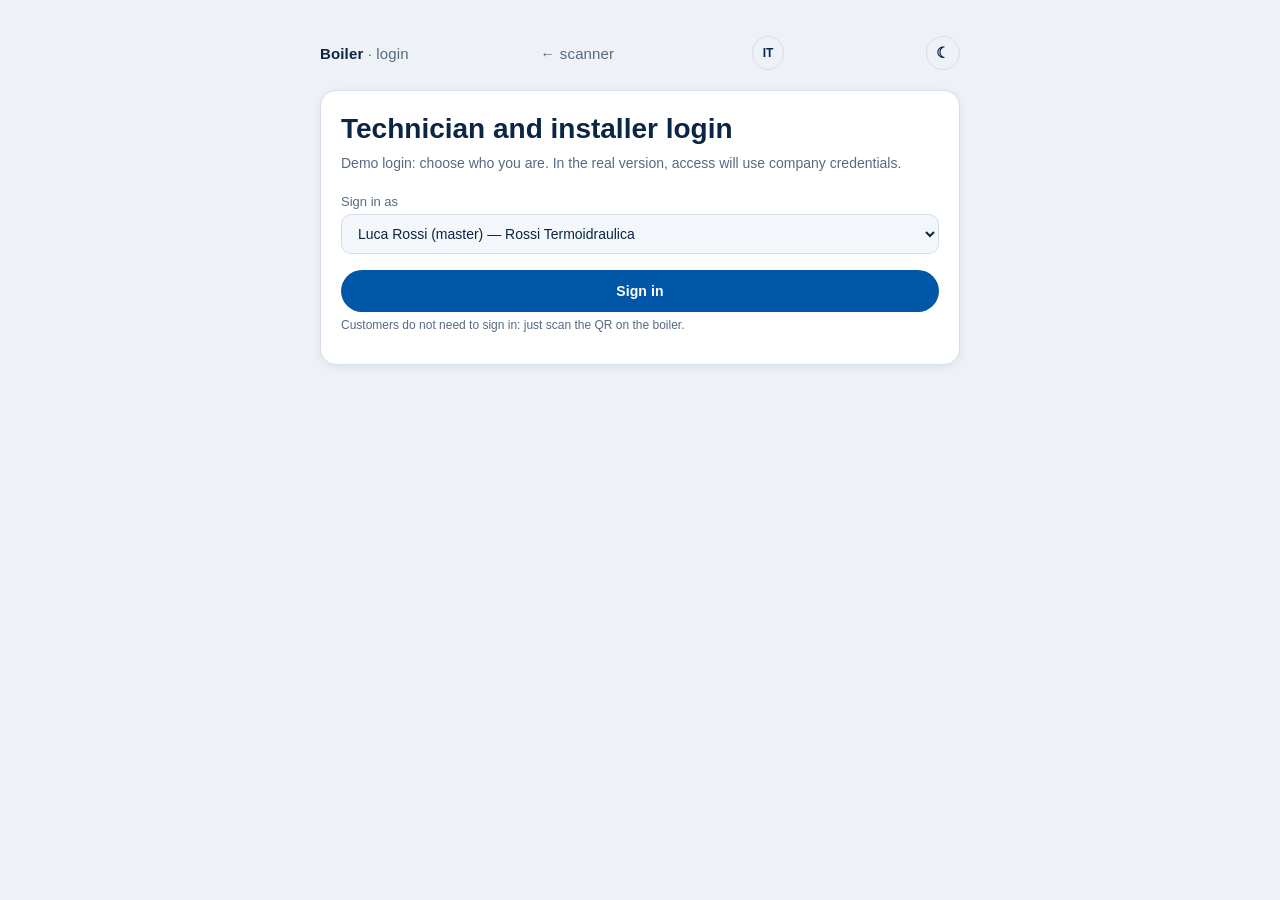
<file: login.html>
<!DOCTYPE html>
<html lang="it">
<head>
<meta charset="UTF-8">
<meta name="viewport" content="width=device-width, initial-scale=1">
<title>Accesso tecnici</title>
<link rel="stylesheet" href="style.css">
<script src="i18n.js"></script>
<script src="theme.js"></script>
</head>
<body>
<div class="wrap narrow">
  <header class="top">
    <div class="brand"><strong>Caldaia</strong> · accesso</div>
    <div class="hdr-actions"><a class="brand" href="index.html" style="text-decoration:none">← scanner</a></div>
  </header>
  <div class="card">
    <h1>Accesso tecnici e installatori</h1>
    <p class="lede">Login dimostrativo: scegli chi sei. Nella versione reale l'accesso avverrà con le credenziali aziendali.</p>
    <label for="who">Accedi come</label><select id="who"></select>
    <button class="btn btn-primary btn-block" id="go" style="margin-top:16px">Accedi</button>
    <p class="count-hint">I clienti non devono accedere: basta inquadrare il QR sulla caldaia.</p>
  </div>
</div>
<script src="app.js"></script>
<script>
const db = getDb(), who = document.getElementById('who');
const g1 = document.createElement('optgroup'); g1.label = 'Centri assistenza';
db.tecnici.forEach(t => g1.appendChild(new Option(`${t.nome} (${t.ruolo}) — ${getCentro(t.centro_id).nome}`, 'staff:' + t.id)));
who.appendChild(g1);
if ((db.installatori || []).length) { const g2 = document.createElement('optgroup'); g2.label = 'Installatori'; db.installatori.forEach(i => g2.appendChild(new Option(`${i.referente} — ${i.ragione}`, 'installer:' + i.id))); who.appendChild(g2); }
const cur = getSession(); if (cur) who.value = cur.tipo + ':' + cur.id;
document.getElementById('go').addEventListener('click', () => {
  const [tipo, id] = who.value.split(':'); setSession({ tipo, id });
  location.href = tipo === 'staff' ? (safeNext(getParam('next')) || 'staff.html') : 'installatore.html';
});
</script>
</body>
</html>
</file>
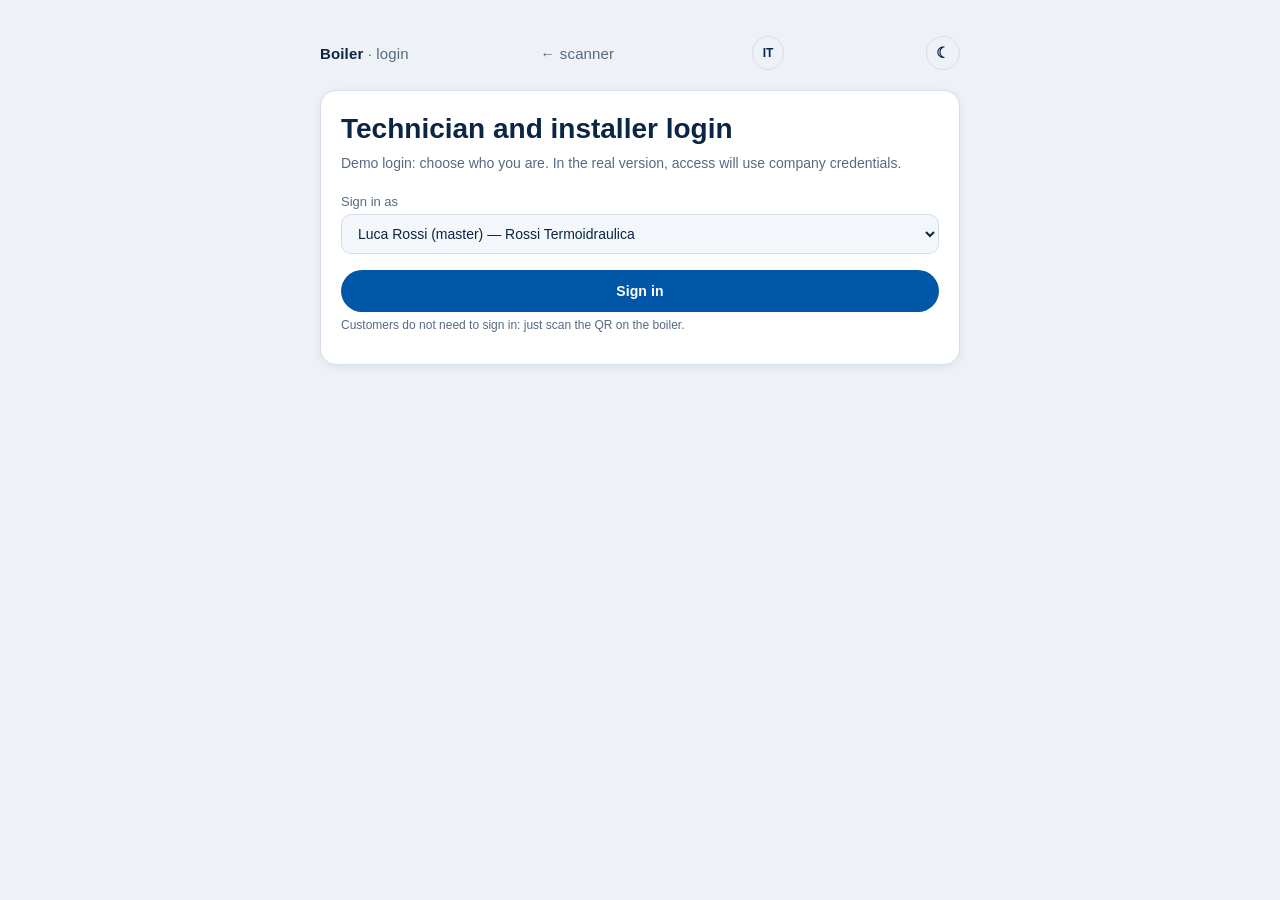
<file: staff.html>
<!DOCTYPE html>
<html lang="it">
<head>
<meta charset="UTF-8">
<meta name="viewport" content="width=device-width, initial-scale=1">
<title>Area tecnici</title>
<link rel="stylesheet" href="style.css">
<script src="i18n.js"></script>
<script src="theme.js"></script>
</head>
<body>
<div class="wrap">
  <header class="top">
    <div class="brand"><strong>Caldaia</strong> · area tecnici</div>
    <div class="hdr-actions"><a class="brand" href="index.html" style="text-decoration:none">← scanner</a><span id="authBox" class="brand"></span></div>
  </header>
  <div class="desk" id="out"></div>
</div>
<script src="app.js"></script>
<script>
const me = currentStaff();
if (!me) { location.replace('login.html?next=staff.html'); throw new Error('redirect'); }
renderAuthBox(document.getElementById('authBox'));
const esc = escHtml, centro = getCentro(me.centro_id), db = getDb();
const mie = Object.values(db.caldaie).filter(c => c.centro_id === me.centro_id && c.stato !== 'rottamata');
const nBozze = getBozze().filter(b => b.centro_id === me.centro_id).length;
const lbl = { ok: 'Ricambi gratuiti', warn: 'A rischio', bad: 'A pagamento', none: 'Non attiva' };
document.getElementById('out').innerHTML =
  `<div class="card"><h1>${esc(me.nome)}</h1><span class="chip ok">${me.ruolo}</span><p class="lede" style="margin:10px 0 0">${esc(centro.nome)} — ${esc(centro.comune)}</p></div>` +
  `<div class="card"><h2>Apri una caldaia</h2><label for="m">Matricola</label><input type="text" id="m" placeholder="es. CH-2024-0091"><label for="cp">Codice prodotto</label><input type="text" id="cp" placeholder="es. PRD-71001"><button class="btn btn-primary btn-block" id="open" style="margin-top:12px">Apri scheda</button><div class="count-hint" id="openErr" style="color:var(--warn)"></div><a class="btn btn-secondary btn-block" style="margin-top:10px" href="index.html">Oppure scansiona il QR</a></div>` +
  `<div class="card"><h2>Strumenti</h2><a class="btn btn-secondary btn-block" href="etichette.html">Genera etichette QR</a>${me.ruolo === 'master' ? '<a class="btn btn-secondary btn-block" style="margin-top:10px" href="configuratore.html">Richieste, piani e team</a>' : ''}${nBozze ? `<p style="margin:12px 0 0"><span class="chip warn">${nBozze} bozze firmate da inviare</span></p><p class="count-hint">Le trovi aprendo la scheda di una qualsiasi caldaia con rete disponibile.</p>` : ''}</div>` +
  `<div class="card"><h2>Le caldaie del centro</h2>` + (mie.length ? mie.map(c => { const s = coperturaRicambi(c); return `<div class="intervento"><span><a href="${BRANDS[c.marchio || 'baxi'].page}?id=${encodeURIComponent(c.matricola)}">${esc(c.matricola)}</a> — ${esc(c.tipo || '—')}${c.codice_prodotto ? ' · ' + esc(c.codice_prodotto) : ''}${c.utente ? '<br><small>' + esc(c.utente.nome) + '</small>' : ''}</span><span class="chip ${s.cls === 'ok' ? 'ok' : 'warn'}">${lbl[s.cls]}</span></div>`; }).join('') : '<div class="empty-state" style="padding:12px 0">Nessuna caldaia in gestione.</div>') + `</div>`;
document.getElementById('open').addEventListener('click', () => {
  const m = document.getElementById('m').value.trim().toUpperCase(), cp = document.getElementById('cp').value.trim().toUpperCase(), err = document.getElementById('openErr');
  if (!m || !cp) { err.textContent = 'Inserisci matricola e codice prodotto.'; return; }
  const c = getCaldaia(m);
  if (c && c.codice_prodotto && c.codice_prodotto.toUpperCase() !== cp) { err.textContent = 'Il codice prodotto non corrisponde alla matricola.'; return; }
  location.href = (c && c.marchio === 'altro' ? 'altro-marchio.html' : 'caldaia.html') + '?id=' + encodeURIComponent(m) + '&cp=' + encodeURIComponent(cp);
});
</script>
</body>
</html>
</file>
<file: style.css>
/* Tema "stile Baxi" (approssimato: blu istituzionale, superfici bianche, pulsanti a pillola).
   Per i colori ufficiali basta sostituire le variabili qui sotto. */
:root, html[data-theme="light"] {
  --bg: #EEF2F7; --panel: #FFFFFF; --panel-raised: #F3F6FA; --border: #D5DEEA;
  --text: #0B2545; --text-dim: #566A82;
  --flame: #0057A8; --on-flame: #FFFFFF; --flame-dim: #7FA9D3; --steel: #0057A8;
  --ok: #1E8E5A; --ok-bg: rgba(30, 142, 90, 0.10); --warn: #C8472B; --warn-bg: rgba(200, 71, 43, 0.10);
  --shadow: 0 2px 8px rgba(11, 37, 69, 0.08);
  --radius: 16px;
  --mono: ui-monospace, SFMono-Regular, Menlo, Consolas, monospace;
  --sans: "Segoe UI", -apple-system, BlinkMacSystemFont, Roboto, Helvetica, Arial, sans-serif;
}
html[data-theme="dark"] {
  --bg: #0A1727; --panel: #12263D; --panel-raised: #1A3352; --border: #2B4766;
  --text: #EAF1FB; --text-dim: #9DB1CA;
  --flame: #5AAEFF; --on-flame: #08203D; --flame-dim: #3A6FA8; --steel: #7FB8F5;
  --ok: #5FCB94; --ok-bg: rgba(95, 203, 148, 0.14); --warn: #FF8A6B; --warn-bg: rgba(255, 138, 107, 0.14);
  --shadow: 0 2px 10px rgba(0, 0, 0, 0.35);
}

* { box-sizing: border-box; }

html, body {
  margin: 0;
  padding: 0;
  background: var(--bg);
  color: var(--text);
  font-family: var(--sans);
  min-height: 100vh;
}

body {
  display: flex;
  flex-direction: column;
  align-items: center;
  padding: 24px 16px 64px;
}

.wrap {
  width: 100%;
  max-width: 460px;
}

header.top {
  display: flex;
  align-items: baseline;
  justify-content: space-between;
  margin-bottom: 20px;
}

header.top .brand {
  font-size: 15px;
  letter-spacing: 0.01em;
  color: var(--text-dim);
}

header.top .brand strong {
  color: var(--text);
  font-weight: 600;
}

a { color: var(--flame); }

.card {
  background: var(--panel);
  border: 1px solid var(--border);
  border-radius: var(--radius);
  padding: 20px;
  margin-bottom: 16px;
}

.card + .card { margin-top: 0; }

h1 {
  font-size: 22px;
  line-height: 1.3;
  margin: 0 0 6px;
  font-weight: 600;
}

h2 {
  font-size: 15px;
  font-weight: 600;
  margin: 0 0 12px;
}

p.lede {
  color: var(--text-dim);
  font-size: 14px;
  line-height: 1.5;
  margin: 0 0 20px;
}

/* --- Scanner viewfinder --- */

.viewfinder {
  position: relative;
  width: 100%;
  aspect-ratio: 1 / 1;
  background: #0F1412;
  border-radius: var(--radius);
  overflow: hidden;
  margin-bottom: 16px;
}

#reader {
  width: 100% !important;
  height: 100% !important;
}

#reader video {
  width: 100% !important;
  height: 100% !important;
  object-fit: cover;
}

.viewfinder .corner {
  position: absolute;
  width: 28px;
  height: 28px;
  border: 3px solid var(--flame);
  pointer-events: none;
  z-index: 5;
}
.viewfinder .corner.tl { top: 16px; left: 16px; border-right: none; border-bottom: none; }
.viewfinder .corner.tr { top: 16px; right: 16px; border-left: none; border-bottom: none; }
.viewfinder .corner.bl { bottom: 16px; left: 16px; border-right: none; border-top: none; }
.viewfinder .corner.br { bottom: 16px; right: 16px; border-left: none; border-top: none; }

.scan-start {
  position: absolute;
  inset: 0;
  z-index: 6;
  width: 100%;
  height: 100%;
  background: #0F1412;
  border: none;
  border-radius: var(--radius);
  color: var(--text);
  display: flex;
  flex-direction: column;
  align-items: center;
  justify-content: center;
  gap: 10px;
  font-size: 14px;
  font-weight: 600;
}
.scan-start:hover { background: #141a17; }
.scan-start-icon {
  font-size: 30px;
  color: var(--flame);
}

.viewfinder .status {
  position: absolute;
  bottom: 0; left: 0; right: 0;
  padding: 8px 12px;
  font-size: 12px;
  color: var(--text-dim);
  background: linear-gradient(transparent, rgba(0,0,0,0.5));
  z-index: 5;
}

/* --- Buttons / inputs --- */

button, .btn {
  font-family: var(--sans);
  font-size: 14px;
  font-weight: 600;
  border-radius: 8px;
  border: 1px solid transparent;
  padding: 11px 16px;
  cursor: pointer;
  text-align: center;
  text-decoration: none;
  display: inline-block;
}

.btn-primary {
  background: var(--flame);
  color: var(--on-flame);
}
.btn-primary:hover { filter: brightness(1.12); }

.btn-secondary {
  background: transparent;
  border-color: var(--border);
  color: var(--text);
}
.btn-secondary:hover { border-color: var(--steel); }

.btn-block { width: 100%; }

input[type="text"], input[type="date"], select, textarea {
  width: 100%;
  background: var(--panel-raised);
  border: 1px solid var(--border);
  border-radius: 8px;
  color: var(--text);
  font-family: var(--sans);
  font-size: 14px;
  padding: 10px 12px;
}

textarea {
  font-family: var(--mono);
  font-size: 13px;
  resize: vertical;
  min-height: 140px;
  line-height: 1.6;
}

.count-hint {
  font-size: 12px;
  color: var(--text-dim);
  margin-top: 6px;
}

.label-preview-grid {
  display: grid;
  grid-template-columns: repeat(3, 1fr);
  gap: 8px;
  margin-top: 4px;
}
.label-preview-grid .cell {
  background: var(--panel-raised);
  border: 1px solid var(--border);
  border-radius: 6px;
  padding: 8px;
  display: flex;
  flex-direction: column;
  align-items: center;
  gap: 6px;
}
.label-preview-grid img { width: 100%; max-width: 70px; }
.label-preview-grid .lbl { font-family: var(--mono); font-size: 10px; color: var(--text-dim); text-align: center; word-break: break-all; }

label {
  display: block;
  font-size: 13px;
  color: var(--text-dim);
  margin-bottom: 5px;
  margin-top: 14px;
}
label:first-child { margin-top: 0; }

.field-row { display: flex; gap: 10px; }
.field-row > div { flex: 1; }

/* --- Status chip --- */

.chip {
  display: inline-flex;
  align-items: center;
  gap: 6px;
  font-size: 12px;
  font-weight: 600;
  padding: 4px 10px;
  border-radius: 999px;
}
.chip.ok { background: var(--ok-bg); color: var(--ok); }
.chip.warn { background: var(--warn-bg); color: var(--warn); }
.chip::before {
  content: '';
  width: 6px;
  height: 6px;
  border-radius: 50%;
  background: currentColor;
}

/* --- Serial / codes --- */

.matricola {
  font-family: var(--mono);
  font-size: 13px;
  color: var(--steel);
  letter-spacing: 0.02em;
}

/* --- Mode toggle (demo login stand-in) --- */

.mode-toggle {
  display: flex;
  background: var(--panel-raised);
  border: 1px solid var(--border);
  border-radius: 8px;
  padding: 3px;
  margin-bottom: 16px;
}
.mode-toggle button {
  flex: 1;
  background: transparent;
  color: var(--text-dim);
  padding: 8px 10px;
  font-size: 13px;
  border-radius: 6px;
}
.mode-toggle button.active {
  background: var(--panel);
  color: var(--text);
}

/* --- Data rows --- */

.data-row {
  display: flex;
  justify-content: space-between;
  gap: 12px;
  padding: 9px 0;
  border-bottom: 1px solid var(--border);
  font-size: 14px;
}
.data-row:last-child { border-bottom: none; }
.data-row .k { color: var(--text-dim); }
.data-row .v { text-align: right; }

.intervento {
  display: flex;
  justify-content: space-between;
  gap: 12px;
  padding: 10px 0;
  border-bottom: 1px solid var(--border);
  font-size: 13px;
}
.intervento:last-child { border-bottom: none; }
.intervento .data { color: var(--text-dim); font-family: var(--mono); font-size: 12px; }

.empty-state {
  text-align: center;
  padding: 28px 12px;
  color: var(--text-dim);
  font-size: 14px;
}

.demo-links {
  display: flex;
  flex-direction: column;
  gap: 8px;
}

.demo-links .btn-secondary {
  display: flex;
  justify-content: space-between;
  align-items: center;
}

footer.note {
  color: var(--text-dim);
  font-size: 12px;
  text-align: center;
  margin-top: 24px;
  line-height: 1.6;
}

/* --- v2 --- */
.brand-banner { background: var(--flame); color: #14202B; font-size: 13px; font-weight: 600; padding: 10px 14px; border-radius: 8px; margin-bottom: 16px; text-align: center; }
.info-btn { width: 22px; height: 22px; border-radius: 50%; border: 1px solid var(--border); background: transparent; color: var(--text-dim); font-size: 12px; font-weight: 700; padding: 0; margin-left: 6px; cursor: pointer; vertical-align: middle; }
.hint { background: var(--panel-raised); border-radius: 8px; padding: 10px 12px; font-size: 13px; color: var(--text-dim); line-height: 1.5; margin: 10px 0 14px; font-weight: 400; }
.plan { border: 1px solid var(--border); border-radius: 8px; padding: 12px; margin-bottom: 10px; background: var(--panel-raised); }
.plan ul { margin: 0 0 12px; padding-left: 18px; font-size: 13px; color: var(--text-dim); line-height: 1.6; }
.svc-grid label { display: flex; gap: 8px; align-items: center; margin: 6px 0; color: var(--text); font-size: 13px; }
.svc-grid input { width: auto; }

/* --- v3: forma Baxi, tema altro marchio, temi, stati --- */
html[data-theme="light"] body.brand-altro { --bg: #F0ECFB; --border: #D6CCF0; --text: #2A1F4D; --text-dim: #6A5E90; --flame: #6B3FD4; --on-flame: #FFFFFF; --steel: #6B3FD4; --panel-raised: #F6F3FD; }
html[data-theme="dark"] body.brand-altro { --bg: #231B3A; --panel: #2E2548; --panel-raised: #3A305A; --border: #51457A; --flame: #4FD1C5; --on-flame: #14202B; --steel: #A99BE0; }
body.brand-altro .brand-banner { color: var(--on-flame); }
.card { box-shadow: var(--shadow); }
.btn { border-radius: 999px; padding: 12px 20px; letter-spacing: 0.01em; }
input[type="text"], input[type="date"], select, textarea { border-radius: 10px; }
input:focus, select:focus, textarea:focus { outline: 2px solid var(--flame); outline-offset: 1px; }
h1, h2 { color: var(--text); font-weight: 700; }
a { color: var(--flame); }
.mode-toggle, .mode-toggle button { border-radius: 999px; }
.mode-toggle button.active { background: var(--flame); color: var(--on-flame); }
.chip { font-weight: 600; }
header.top { align-items: center; }
.theme-btn { background: transparent; border: 1px solid var(--border); color: var(--text); width: 34px; height: 34px; border-radius: 50%; cursor: pointer; font-size: 15px; padding: 0; margin-left: 10px; }
.steps { display: flex; gap: 8px; margin: 14px 0 8px; }
.step { flex: 1; font-size: 12px; color: var(--text-dim); text-align: center; border-top: 3px solid var(--border); padding-top: 6px; }
.step.on { border-color: var(--ok); color: var(--text); font-weight: 600; }
.svc-grid label span { line-height: 1.4; }

/* --- v4: semaforo, avvisi, firma, foto, desktop --- */
h3 { font-size: 13px; font-weight: 600; margin: 18px 0 6px; color: var(--text-dim); }
ul.plain { margin: 10px 0 0; padding-left: 18px; font-size: 13px; color: var(--text-dim); line-height: 1.6; }
.semaforo { display: flex; gap: 16px; align-items: center; border-left: 6px solid var(--border); }
.semaforo.ok { border-left-color: var(--ok); } .semaforo.warn { border-left-color: #E0A100; } .semaforo.bad { border-left-color: var(--warn); }
.lamps { display: flex; flex-direction: column; gap: 6px; background: #1C2430; padding: 8px; border-radius: 999px; flex: none; }
.lamp { width: 18px; height: 18px; border-radius: 50%; background: #3A4452; opacity: .45; }
.lamp.bad.on { background: #E5484D; opacity: 1; box-shadow: 0 0 10px #E5484D; }
.lamp.warn.on { background: #F5B400; opacity: 1; box-shadow: 0 0 10px #F5B400; }
.lamp.ok.on { background: #2FBF71; opacity: 1; box-shadow: 0 0 10px #2FBF71; }
.alert { border-radius: 10px; padding: 10px 12px; font-size: 13px; line-height: 1.5; margin-top: 12px; }
.alert.bad { background: var(--warn-bg); color: var(--warn); border: 1px solid var(--warn); }
.alert.warn { background: rgba(224, 161, 0, 0.14); border: 1px solid rgba(224, 161, 0, 0.55); color: var(--text); }
.plan.best { border: 2px solid var(--flame); }
.badge { display: inline-block; background: var(--flame); color: var(--on-flame); font-size: 12px; font-weight: 700; padding: 3px 10px; border-radius: 999px; margin-bottom: 8px; }
canvas.sig { width: 100%; height: 160px; background: #fff; border: 1px dashed var(--border); border-radius: 10px; touch-action: none; display: block; }
.foto-grid { display: flex; gap: 8px; flex-wrap: wrap; margin-top: 8px; }
.foto-grid img { width: 72px; height: 72px; object-fit: cover; border-radius: 8px; }
.sig-thumb { height: 28px; background: #fff; border-radius: 4px; vertical-align: middle; }
.card.wide { max-width: 760px; }
.wrap.narrow { max-width: 640px; }
@media (min-width: 900px) {
  .wrap { max-width: 1080px; }
  .wrap.narrow { max-width: 640px; }
  body { padding-top: 36px; }
  h1 { font-size: 28px; }
  .mode-toggle { max-width: 420px; }
  #tecnicoLogin { max-width: 520px; }
  #content, .desk, .grid2 { display: grid; grid-template-columns: repeat(2, minmax(0, 1fr)); gap: 0 20px; align-items: start; }
  #content > .card:first-child, #content > .brand-banner, #content > .semaforo, #content > .wide, .grid2 > header, .grid2 > footer { grid-column: 1 / -1; }
}

/* --- v5: statistiche --- */
.stat-grid { display: grid; grid-template-columns: repeat(2, 1fr); gap: 10px; margin-bottom: 8px; }
.stat-grid div { background: var(--panel-raised); border-radius: 12px; padding: 12px; }
.stat-grid b { display: block; font-size: 24px; color: var(--flame); }
.stat-grid span { font-size: 12px; color: var(--text-dim); }
.bar-row { display: grid; grid-template-columns: 90px 1fr 28px; gap: 8px; align-items: center; font-size: 13px; margin: 6px 0; }
.bar { background: var(--panel-raised); border-radius: 999px; height: 10px; overflow: hidden; }
.bar i { display: block; height: 100%; background: var(--flame); border-radius: 999px; }
.bar i.ok { background: var(--ok); } .bar i.warn { background: #E0A100; } .bar i.bad { background: var(--warn); }
.bar-row b { text-align: right; }

/* --- v6: header e aree separate --- */
header.top { flex-wrap: wrap; gap: 8px 12px; }
.hdr-actions { display: flex; gap: 14px; align-items: center; flex-wrap: wrap; font-size: 14px; }
.hdr-actions a, #authBox a { color: var(--flame); }
.lang-btn { background: transparent; border: 1px solid var(--border); color: var(--text); height: 34px; padding: 0 10px; border-radius: 999px; cursor: pointer; font-size: 12px; font-weight: 700; margin-left: 6px; }

/* --- v7: allarmi Luna Classic --- */
.alm-menus { display: grid; gap: 12px; }
.alm-menu { border-left: 4px solid var(--border); padding-left: 10px; }
.alm-menu.alm-H { border-left-color: #E0A100; } .alm-menu.alm-E { border-left-color: var(--warn); } .alm-menu.alm-A { border-left-color: var(--flame); }
.alm-menu label { margin-top: 0; font-weight: 600; color: var(--text); }
.alm-msg { margin: 0 0 16px; font-size: 14px; }
.alm-msg strong { display: block; font-size: 16px; margin-bottom: 6px; }
.alm-msg p { margin: 6px 0 0; }
.alert.info { background: rgba(0, 87, 168, 0.10); border: 1px solid var(--flame); color: var(--text); }
.alm-code { display: inline-block; font-family: var(--mono); font-size: 20px; font-weight: 700; padding: 4px 12px; border-radius: 10px; color: #fff; }
.alm-code.alm-H { background: #B98500; } .alm-code.alm-E { background: #C8472B; } .alm-code.alm-A { background: #0057A8; }
ol.steps-list { margin: 0 0 4px; padding-left: 20px; line-height: 1.7; font-size: 14px; }
.video-ph { display: flex; gap: 12px; align-items: center; background: var(--panel-raised); border: 1px dashed var(--border); border-radius: 12px; padding: 10px 12px; margin-bottom: 8px; font-size: 13px; }
.video-ph > span { width: 40px; height: 40px; border-radius: 50%; background: var(--flame); color: var(--on-flame); display: flex; align-items: center; justify-content: center; flex: none; }
.video-ph small { color: var(--text-dim); }

/* --- v9: email demo --- */
.mailbox { background: var(--panel-raised); border: 1px solid var(--border); border-radius: 12px; padding: 12px 14px; margin-top: 12px; font-size: 13px; line-height: 1.5; }
.mailbox hr { border: none; border-top: 1px solid var(--border); margin: 8px 0; }
.mailbox p { margin: 6px 0 0; }
.mail-warn { color: var(--warn); font-weight: 600; }

/* --- v10: richieste da installatori, Luna Team --- */
.plan.hl { border: 2px solid var(--flame); background: rgba(0, 87, 168, 0.08); }
.points { font-size: 34px; font-weight: 700; color: var(--flame); margin: 4px 0 8px; }
</file>
